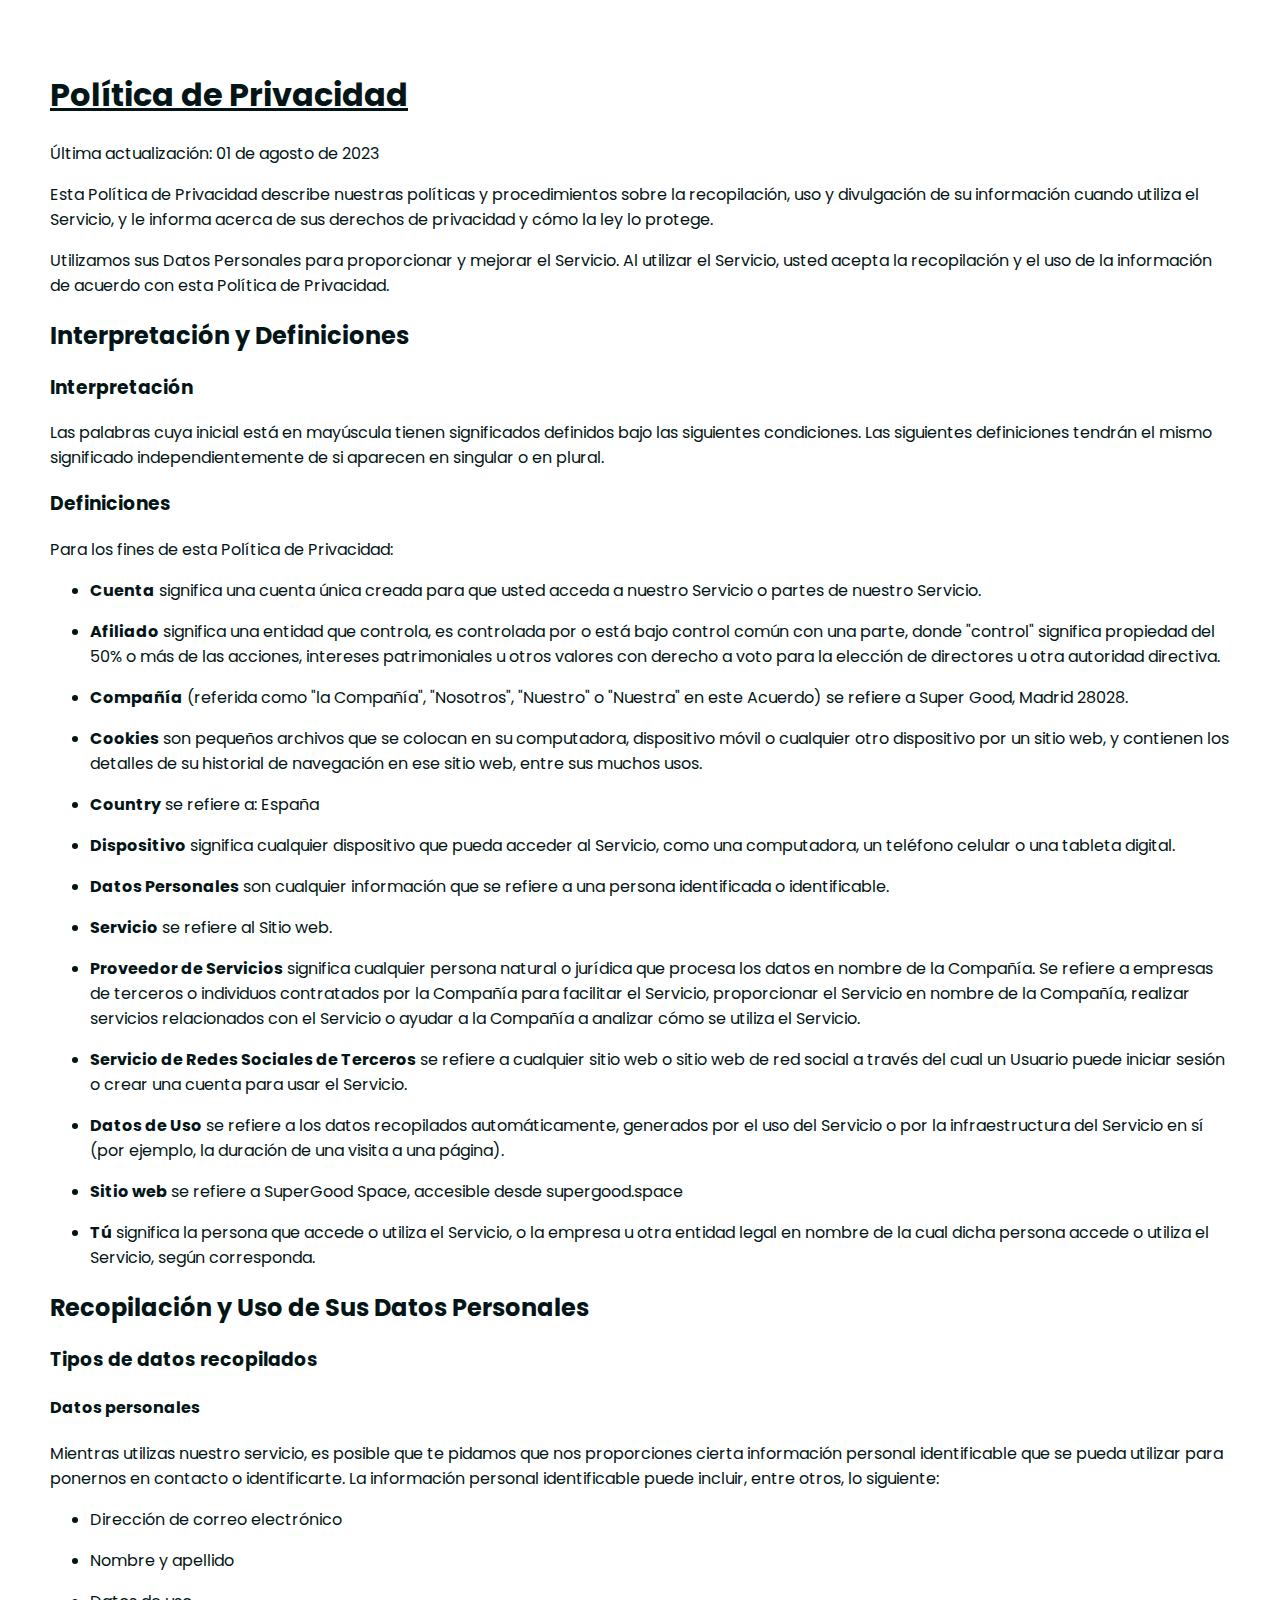
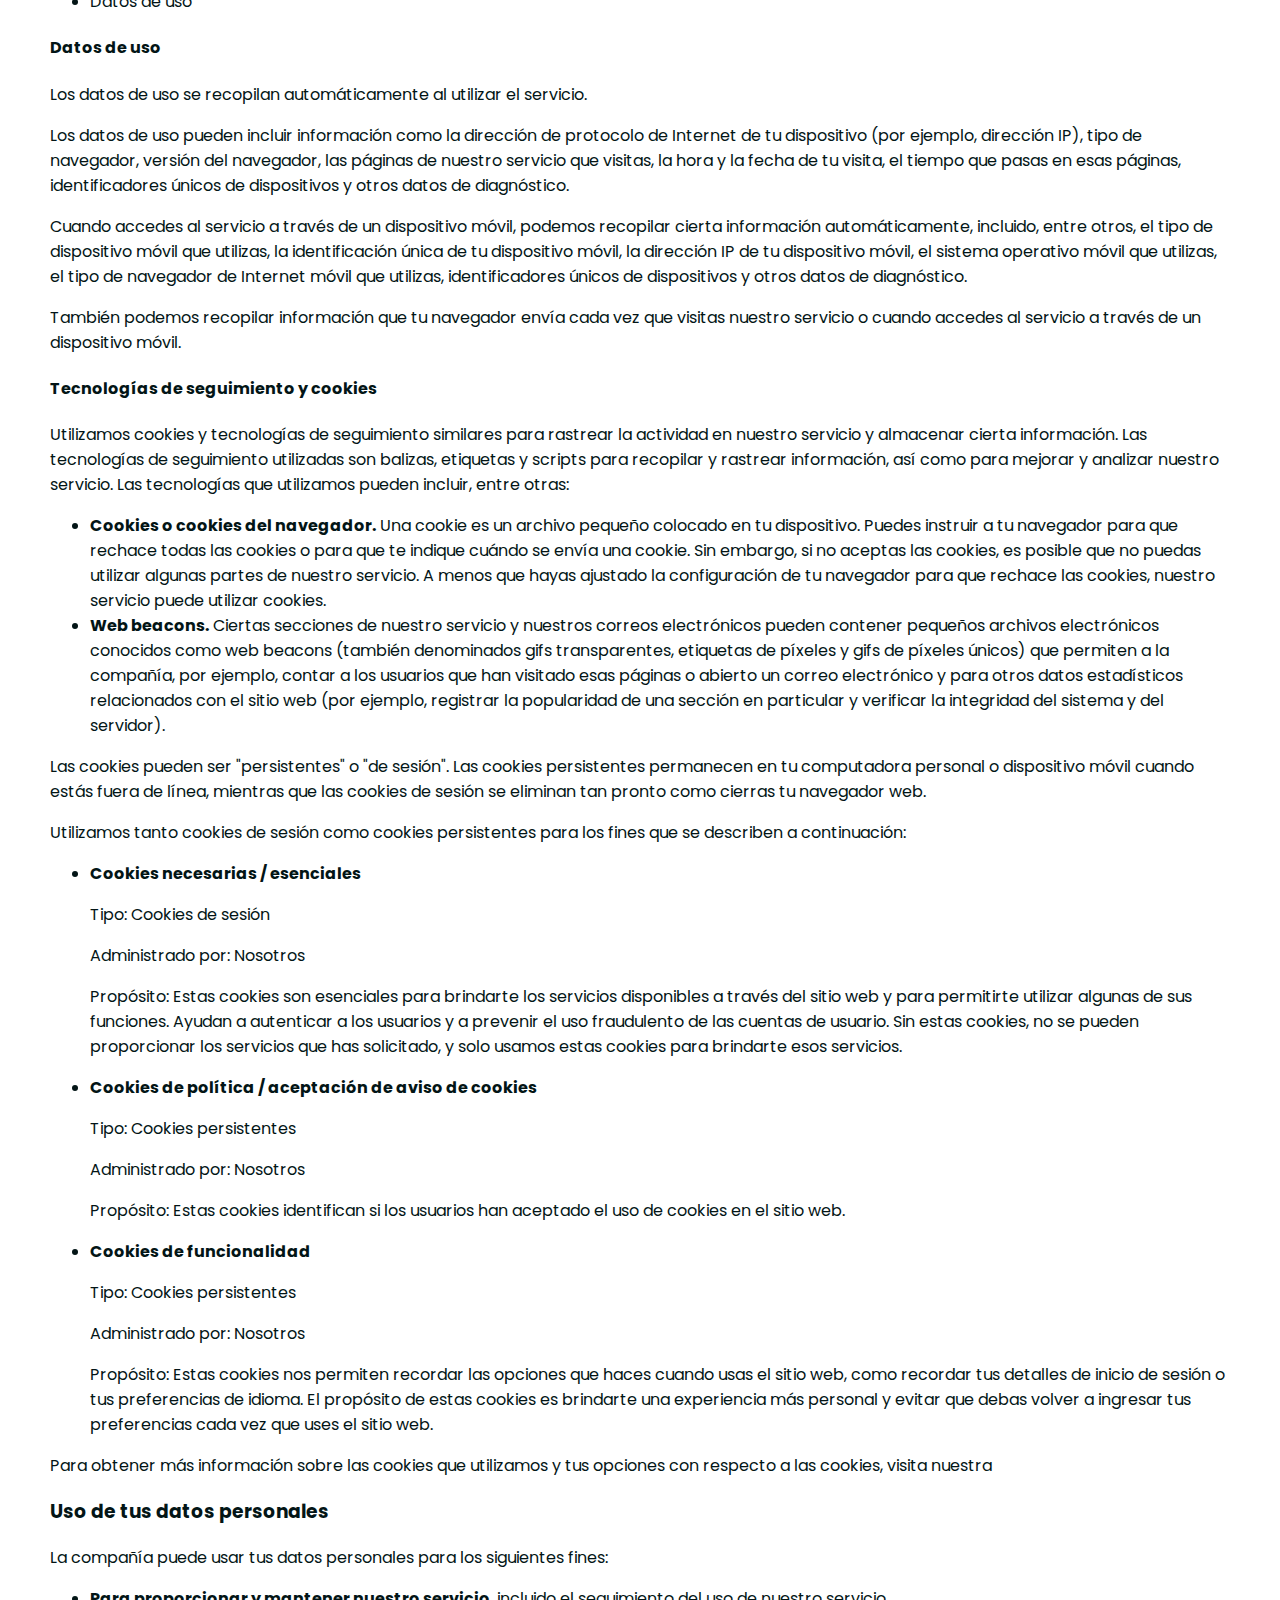
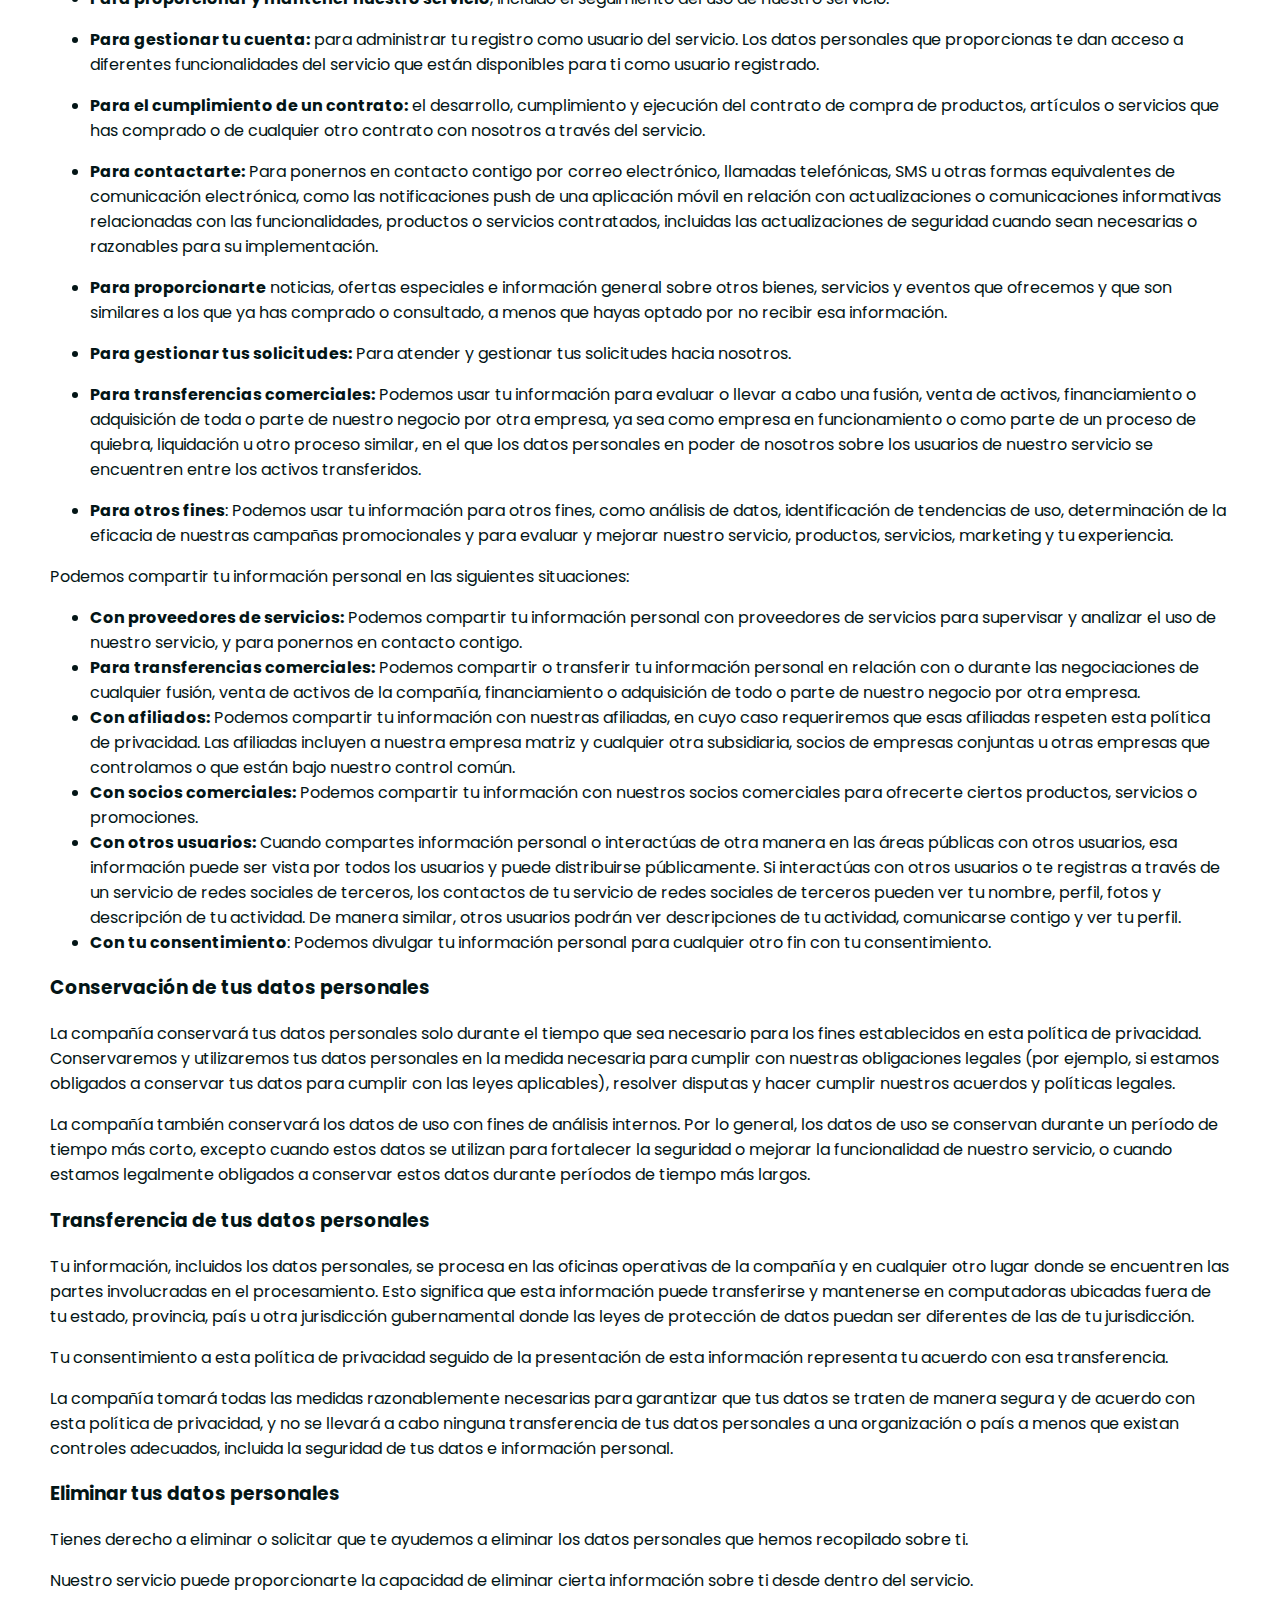
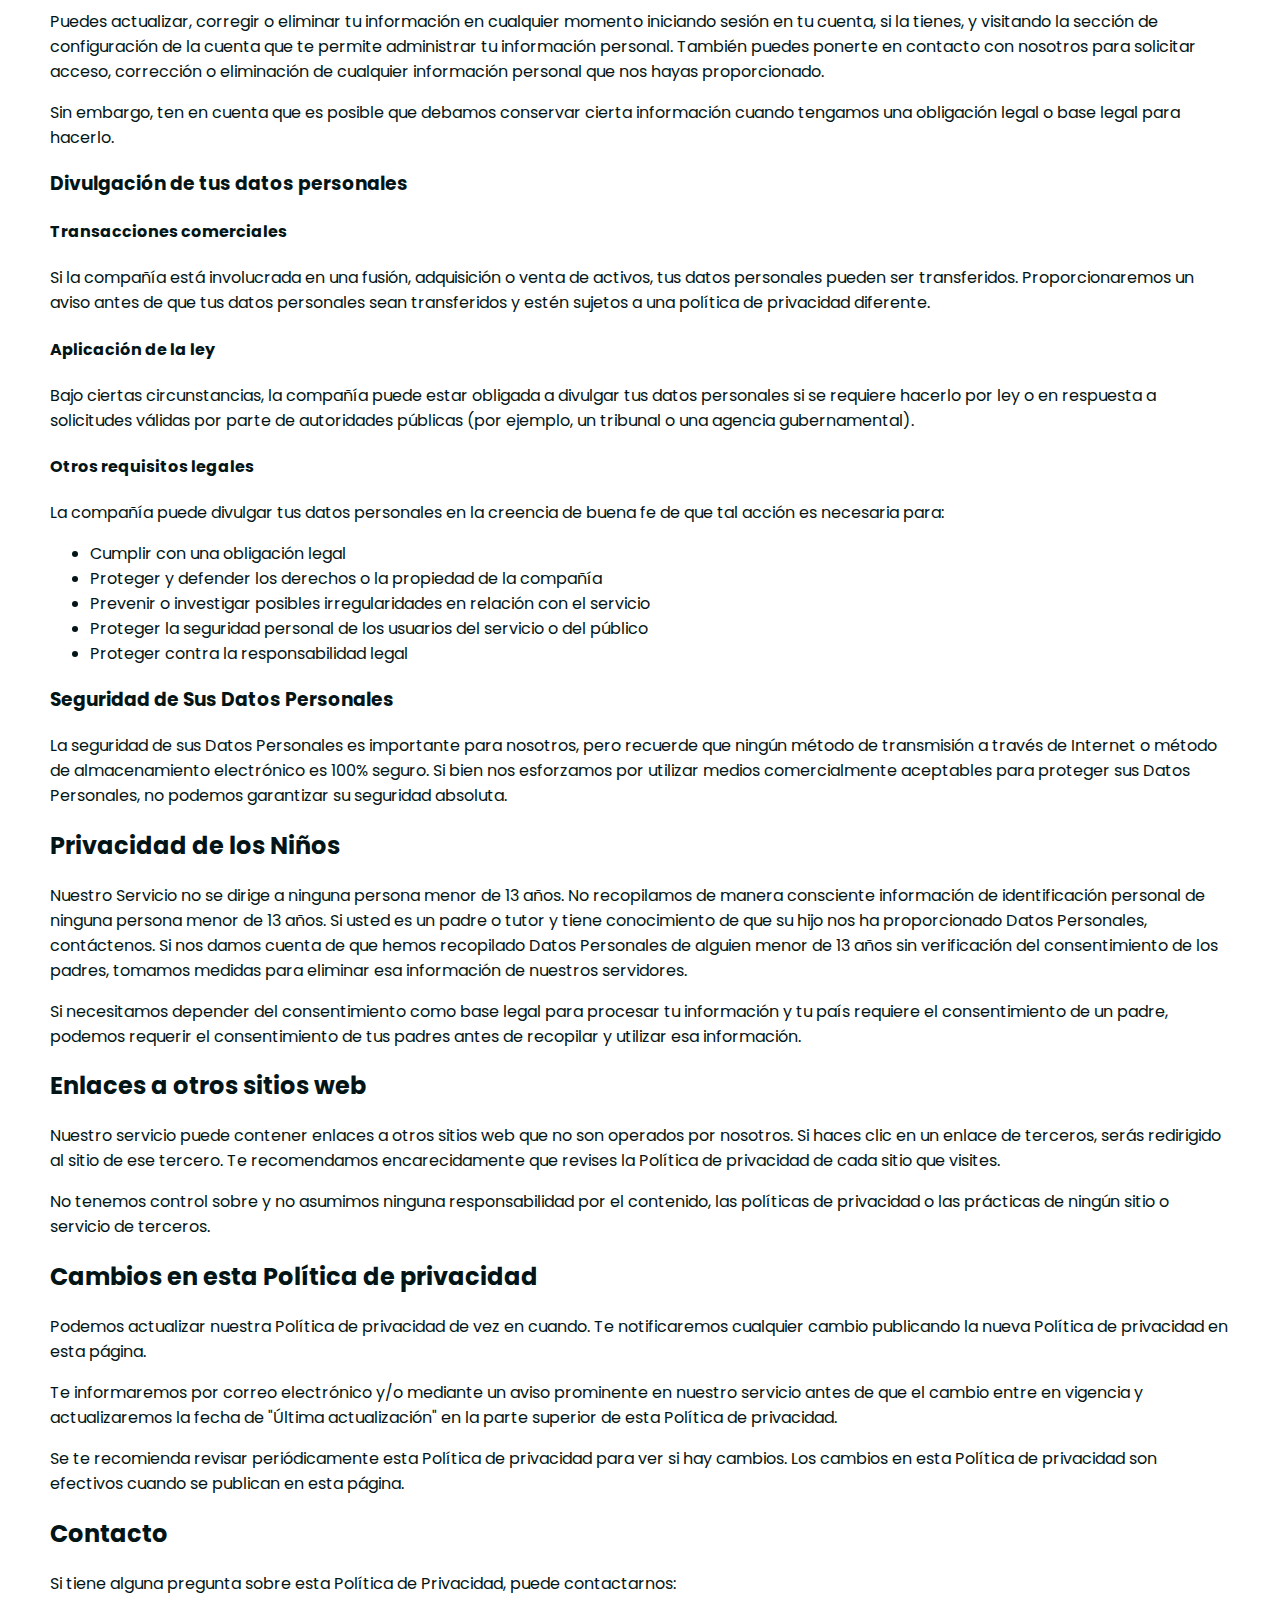
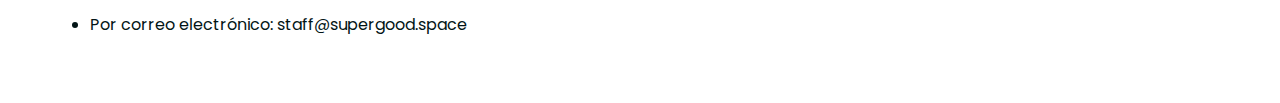
<file: privacy.html>
<!DOCTYPE html>

<html lang="en">

<head>
  <meta charset="UTF-8">
  <meta name="viewport" content="width=device-width, initial-scale=1.0">
  <meta http-equiv="X-UA-Compatible" content="ie=edge">
  <meta http-equiv="Permissions-Policy" content="interest-cohort=()">
  <title>SuperGood | Living with Curiosity</title>
  <link rel="icon" href="icon.png">
  <link rel="apple-touch-icon" sizes="128x128" href="icon.png">
  <link rel="stylesheet" href="style.css">
  <link href="https://fonts.googleapis.com/css?family=Poppins&display=swap" rel="stylesheet">
</head>

<!-- Google tag (gtag.js) -->
<script async src="https://www.googletagmanager.com/gtag/js?id=G-M3ZTPC0EVK"></script>
<script>
  window.dataLayer = window.dataLayer || [];
  function gtag() { dataLayer.push(arguments); }
  gtag('js', new Date());

  gtag('config', 'G-M3ZTPC0EVK');
</script>

<body>
  <div class="container">
    <h1><u>Política de Privacidad</u></h1>
    <p>Última actualización: 01 de agosto de 2023</p>
    <p>Esta Política de Privacidad describe nuestras políticas y procedimientos sobre la recopilación, uso y divulgación de su información cuando utiliza el Servicio, y le informa acerca de sus derechos de privacidad y cómo la ley lo protege.</p>
    <p>Utilizamos sus Datos Personales para proporcionar y mejorar el Servicio. Al utilizar el Servicio, usted acepta la recopilación y el uso de la información de acuerdo con esta Política de Privacidad.</p>
    <h2>Interpretación y Definiciones</h2>
    <h3>Interpretación</h3>
    <p>Las palabras cuya inicial está en mayúscula tienen significados definidos bajo las siguientes condiciones. Las siguientes definiciones tendrán el mismo significado independientemente de si aparecen en singular o en plural.</p>
    <h3>Definiciones</h3>
    <p>Para los fines de esta Política de Privacidad:</p>
    <ul>
      <li>
        <p><strong>Cuenta</strong> significa una cuenta única creada para que usted acceda a nuestro Servicio o partes de nuestro Servicio.</p>
      </li>
      <li>
        <p><strong>Afiliado</strong> significa una entidad que controla, es controlada por o está bajo control común con una parte, donde "control" significa propiedad del 50% o más de las acciones, intereses patrimoniales u otros valores con derecho a voto para la elección de directores u otra autoridad directiva.</p>
      </li>
      <li>
        <p><strong>Compañía</strong> (referida como "la Compañía", "Nosotros", "Nuestro" o "Nuestra" en este Acuerdo) se refiere a Super Good, Madrid 28028.</p>
      </li>
      <li>
        <p><strong>Cookies</strong> son pequeños archivos que se colocan en su computadora, dispositivo móvil o cualquier otro dispositivo por un sitio web, y contienen los detalles de su historial de navegación en ese sitio web, entre sus muchos usos.</p>
      </li>
      <li>
        <p><strong>Country</strong> se refiere a: España</p>
      </li>
      <li>
        <p><strong>Dispositivo</strong> significa cualquier dispositivo que pueda acceder al Servicio, como una computadora, un teléfono celular o una tableta digital.</p>
      </li>
      <li>
        <p><strong>Datos Personales</strong> son cualquier información que se refiere a una persona identificada o identificable.</p>
      </li>
      <li>
        <p><strong>Servicio</strong> se refiere al Sitio web.</p>
      </li>
      <li>
        <p><strong>Proveedor de Servicios</strong> significa cualquier persona natural o jurídica que procesa los datos en nombre de la Compañía. Se refiere a empresas de terceros o individuos contratados por la Compañía para facilitar el Servicio, proporcionar el Servicio en nombre de la Compañía, realizar servicios relacionados con el Servicio o ayudar a la Compañía a analizar cómo se utiliza el Servicio.</p>
      </li>
      <li>
        <p><strong>Servicio de Redes Sociales de Terceros</strong> se refiere a cualquier sitio web o sitio web de red social a través del cual un Usuario puede iniciar sesión o crear una cuenta para usar el Servicio.</p>
      </li>
      <li>
        <p><strong>Datos de Uso</strong> se refiere a los datos recopilados automáticamente, generados por el uso del Servicio o por la infraestructura del Servicio en sí (por ejemplo, la duración de una visita a una página).</p>
      </li>
      <li>
        <p><strong>Sitio web</strong> se refiere a SuperGood Space, accesible desde <a href="supergood.space" rel="external nofollow noopener" target="_blank">supergood.space</a></p>
      </li>
      <li>
        <p><strong>Tú</strong> significa la persona que accede o utiliza el Servicio, o la empresa u otra entidad legal en nombre de la cual dicha persona accede o utiliza el Servicio, según corresponda.</p>
      </li>
    </ul>
    <h2>Recopilación y Uso de Sus Datos Personales</h2>
    <h3>Tipos de datos recopilados</h3>
    <h4>Datos personales</h4>
    <p>Mientras utilizas nuestro servicio, es posible que te pidamos que nos proporciones cierta información personal identificable que se pueda utilizar para ponernos en contacto o identificarte. La información personal identificable puede incluir, entre otros, lo siguiente:</p>
    <ul>
      <li>
        <p>Dirección de correo electrónico</p>
      </li>
      <li>
        <p>Nombre y apellido</p>
      </li>
      <li>
        <p>Datos de uso</p>
      </li>
    </ul>
    <h4>Datos de uso</h4>
    <p>Los datos de uso se recopilan automáticamente al utilizar el servicio.</p>
    <p>Los datos de uso pueden incluir información como la dirección de protocolo de Internet de tu dispositivo (por ejemplo, dirección IP), tipo de navegador, versión del navegador, las páginas de nuestro servicio que visitas, la hora y la fecha de tu visita, el tiempo que pasas en esas páginas, identificadores únicos de dispositivos y otros datos de diagnóstico.</p>
    <p>Cuando accedes al servicio a través de un dispositivo móvil, podemos recopilar cierta información automáticamente, incluido, entre otros, el tipo de dispositivo móvil que utilizas, la identificación única de tu dispositivo móvil, la dirección IP de tu dispositivo móvil, el sistema operativo móvil que utilizas, el tipo de navegador de Internet móvil que utilizas, identificadores únicos de dispositivos y otros datos de diagnóstico.</p>
    <p>También podemos recopilar información que tu navegador envía cada vez que visitas nuestro servicio o cuando accedes al servicio a través de un dispositivo móvil.</p>
    <h4>Tecnologías de seguimiento y cookies</h4>
    <p>Utilizamos cookies y tecnologías de seguimiento similares para rastrear la actividad en nuestro servicio y almacenar cierta información. Las tecnologías de seguimiento utilizadas son balizas, etiquetas y scripts para recopilar y rastrear información, así como para mejorar y analizar nuestro servicio. Las tecnologías que utilizamos pueden incluir, entre otras:</p>
    <ul>
      <li><strong>Cookies o cookies del navegador.</strong> Una cookie es un archivo pequeño colocado en tu dispositivo. Puedes instruir a tu navegador para que rechace todas las cookies o para que te indique cuándo se envía una cookie. Sin embargo, si no aceptas las cookies, es posible que no puedas utilizar algunas partes de nuestro servicio. A menos que hayas ajustado la configuración de tu navegador para que rechace las cookies, nuestro servicio puede utilizar cookies.</li>
      <li><strong>Web beacons.</strong> Ciertas secciones de nuestro servicio y nuestros correos electrónicos pueden contener pequeños archivos electrónicos conocidos como web beacons (también denominados gifs transparentes, etiquetas de píxeles y gifs de píxeles únicos) que permiten a la compañía, por ejemplo, contar a los usuarios que han visitado esas páginas o abierto un correo electrónico y para otros datos estadísticos relacionados con el sitio web (por ejemplo, registrar la popularidad de una sección en particular y verificar la integridad del sistema y del servidor).</li>
    </ul>
    <p>Las cookies pueden ser "persistentes" o "de sesión". Las cookies persistentes permanecen en tu computadora personal o dispositivo móvil cuando estás fuera de línea, mientras que las cookies de sesión se eliminan tan pronto como cierras tu navegador web.</p>
    <p>Utilizamos tanto cookies de sesión como cookies persistentes para los fines que se describen a continuación:</p>
    <ul>
      <li>
        <p><strong>Cookies necesarias / esenciales</strong></p>
        <p>Tipo: Cookies de sesión</p>
        <p>Administrado por: Nosotros</p>
        <p>Propósito: Estas cookies son esenciales para brindarte los servicios disponibles a través del sitio web y para permitirte utilizar algunas de sus funciones. Ayudan a autenticar a los usuarios y a prevenir el uso fraudulento de las cuentas de usuario. Sin estas cookies, no se pueden proporcionar los servicios que has solicitado, y solo usamos estas cookies para brindarte esos servicios.</p>
      </li>
      <li>
        <p><strong>Cookies de política / aceptación de aviso de cookies</strong></p>
        <p>Tipo: Cookies persistentes</p>
        <p>Administrado por: Nosotros</p>
        <p>Propósito: Estas cookies identifican si los usuarios han aceptado el uso de cookies en el sitio web.</p>
      </li>
      <li>
        <p><strong>Cookies de funcionalidad</strong></p>
        <p>Tipo: Cookies persistentes</p>
        <p>Administrado por: Nosotros</p>
        <p>Propósito: Estas cookies nos permiten recordar las opciones que haces cuando usas el sitio web, como recordar tus detalles de inicio de sesión o tus preferencias de idioma. El propósito de estas cookies es brindarte una experiencia más personal y evitar que debas volver a ingresar tus preferencias cada vez que uses el sitio web.</p>
      </li>
    </ul>
    <p>Para obtener más información sobre las cookies que utilizamos y tus opciones con respecto a las cookies, visita nuestra
    <h3>Uso de tus datos personales</h3>
    <p>La compañía puede usar tus datos personales para los siguientes fines:</p>
    <ul>
      <li>
        <p><strong>Para proporcionar y mantener nuestro servicio</strong>, incluido el seguimiento del uso de nuestro servicio.</p>
      </li>
      <li>
        <p><strong>Para gestionar tu cuenta:</strong> para administrar tu registro como usuario del servicio. Los datos personales que proporcionas te dan acceso a diferentes funcionalidades del servicio que están disponibles para ti como usuario registrado.</p>
      </li>
      <li>
        <p><strong>Para el cumplimiento de un contrato:</strong> el desarrollo, cumplimiento y ejecución del contrato de compra de productos, artículos o servicios que has comprado o de cualquier otro contrato con nosotros a través del servicio.</p>
      </li>
      <li>
        <p><strong>Para contactarte:</strong> Para ponernos en contacto contigo por correo electrónico, llamadas telefónicas, SMS u otras formas equivalentes de comunicación electrónica, como las notificaciones push de una aplicación móvil en relación con actualizaciones o comunicaciones informativas relacionadas con las funcionalidades, productos o servicios contratados, incluidas las actualizaciones de seguridad cuando sean necesarias o razonables para su implementación.</p>
      </li>
      <li>
        <p><strong>Para proporcionarte</strong> noticias, ofertas especiales e información general sobre otros bienes, servicios y eventos que ofrecemos y que son similares a los que ya has comprado o consultado, a menos que hayas optado por no recibir esa información.</p>
      </li>
      <li>
        <p><strong>Para gestionar tus solicitudes:</strong> Para atender y gestionar tus solicitudes hacia nosotros.</p>
      </li>
      <li>
        <p><strong>Para transferencias comerciales:</strong> Podemos usar tu información para evaluar o llevar a cabo una fusión, venta de activos, financiamiento o adquisición de toda o parte de nuestro negocio por otra empresa, ya sea como empresa en funcionamiento o como parte de un proceso de quiebra, liquidación u otro proceso similar, en el que los datos personales en poder de nosotros sobre los usuarios de nuestro servicio se encuentren entre los activos transferidos.</p>
      </li>
      <li>
        <p><strong>Para otros fines</strong>: Podemos usar tu información para otros fines, como análisis de datos, identificación de tendencias de uso, determinación de la eficacia de nuestras campañas promocionales y para evaluar y mejorar nuestro servicio, productos, servicios, marketing y tu experiencia.</p>
      </li>
    </ul>
    <p>Podemos compartir tu información personal en las siguientes situaciones:</p>
    <ul>
      <li><strong>Con proveedores de servicios:</strong> Podemos compartir tu información personal con proveedores de servicios para supervisar y analizar el uso de nuestro servicio, y para ponernos en contacto contigo.</li>
      <li><strong>Para transferencias comerciales:</strong> Podemos compartir o transferir tu información personal en relación con o durante las negociaciones de cualquier fusión, venta de activos de la compañía, financiamiento o adquisición de todo o parte de nuestro negocio por otra empresa.</li>
      <li><strong>Con afiliados:</strong> Podemos compartir tu información con nuestras afiliadas, en cuyo caso requeriremos que esas afiliadas respeten esta política de privacidad. Las afiliadas incluyen a nuestra empresa matriz y cualquier otra subsidiaria, socios de empresas conjuntas u otras empresas que controlamos o que están bajo nuestro control común.</li>
      <li><strong>Con socios comerciales:</strong> Podemos compartir tu información con nuestros socios comerciales para ofrecerte ciertos productos, servicios o promociones.</li>
      <li><strong>Con otros usuarios:</strong> Cuando compartes información personal o interactúas de otra manera en las áreas públicas con otros usuarios, esa información puede ser vista por todos los usuarios y puede distribuirse públicamente. Si interactúas con otros usuarios o te registras a través de un servicio de redes sociales de terceros, los contactos de tu servicio de redes sociales de terceros pueden ver tu nombre, perfil, fotos y descripción de tu actividad. De manera similar, otros usuarios podrán ver descripciones de tu actividad, comunicarse contigo y ver tu perfil.</li>
      <li><strong>Con tu consentimiento</strong>: Podemos divulgar tu información personal para cualquier otro fin con tu consentimiento.</li>
    </ul>
    <h3>Conservación de tus datos personales</h3>
    <p>La compañía conservará tus datos personales solo durante el tiempo que sea necesario para los fines establecidos en esta política de privacidad. Conservaremos y utilizaremos tus datos personales en la medida necesaria para cumplir con nuestras obligaciones legales (por ejemplo, si estamos obligados a conservar tus datos para cumplir con las leyes aplicables), resolver disputas y hacer cumplir nuestros acuerdos y políticas legales.</p>
    <p>La compañía también conservará los datos de uso con fines de análisis internos. Por lo general, los datos de uso se conservan durante un período de tiempo más corto, excepto cuando estos datos se utilizan para fortalecer la seguridad o mejorar la funcionalidad de nuestro servicio, o cuando estamos legalmente obligados a conservar estos datos durante períodos de tiempo más largos.</p>
    <h3>Transferencia de tus datos personales</h3>
    <p>Tu información, incluidos los datos personales, se procesa en las oficinas operativas de la compañía y en cualquier otro lugar donde se encuentren las partes involucradas en el procesamiento. Esto significa que esta información puede transferirse y mantenerse en computadoras ubicadas fuera de tu estado, provincia, país u otra jurisdicción gubernamental donde las leyes de protección de datos puedan ser diferentes de las de tu jurisdicción.</p>
    <p>Tu consentimiento a esta política de privacidad seguido de la presentación de esta información representa tu acuerdo con esa transferencia.</p>
    <p>La compañía tomará todas las medidas razonablemente necesarias para garantizar que tus datos se traten de manera segura y de acuerdo con esta política de privacidad, y no se llevará a cabo ninguna transferencia de tus datos personales a una organización o país a menos que existan controles adecuados, incluida la seguridad de tus datos e información personal.</p>
    <h3>Eliminar tus datos personales</h3>
    <p>Tienes derecho a eliminar o solicitar que te ayudemos a eliminar los datos personales que hemos recopilado sobre ti.</p>
    <p>Nuestro servicio puede proporcionarte la capacidad de eliminar cierta información sobre ti desde dentro del servicio.</p>
    <p>Puedes actualizar, corregir o eliminar tu información en cualquier momento iniciando sesión en tu cuenta, si la tienes, y visitando la sección de configuración de la cuenta que te permite administrar tu información personal. También puedes ponerte en contacto con nosotros para solicitar acceso, corrección o eliminación de cualquier información personal que nos hayas proporcionado.</p>
    <p>Sin embargo, ten en cuenta que es posible que debamos conservar cierta información cuando tengamos una obligación legal o base legal para hacerlo.</p>
    <h3>Divulgación de tus datos personales</h3>
    <h4>Transacciones comerciales</h4>
    <p>Si la compañía está involucrada en una fusión, adquisición o venta de activos, tus datos personales pueden ser transferidos. Proporcionaremos un aviso antes de que tus datos personales sean transferidos y estén sujetos a una política de privacidad diferente.</p>
    <h4>Aplicación de la ley</h4>
    <p>Bajo ciertas circunstancias, la compañía puede estar obligada a divulgar tus datos personales si se requiere hacerlo por ley o en respuesta a solicitudes válidas por parte de autoridades públicas (por ejemplo, un tribunal o una agencia gubernamental).</p>
    <h4>Otros requisitos legales</h4>
    <p>La compañía puede divulgar tus datos personales en la creencia de buena fe de que tal acción es necesaria para:</p>
    <ul>
      <li>Cumplir con una obligación legal</li>
      <li>Proteger y defender los derechos o la propiedad de la compañía</li>
      <li>Prevenir o investigar posibles irregularidades en relación con el servicio</li>
      <li>Proteger la seguridad personal de los usuarios del servicio o del público</li>
      <li>Proteger contra la responsabilidad legal</li>
    </ul>
    <h3>Seguridad de Sus Datos Personales</h3>
    <p>La seguridad de sus Datos Personales es importante para nosotros, pero recuerde que ningún método de transmisión a través de Internet o método de almacenamiento electrónico es 100% seguro. Si bien nos esforzamos por utilizar medios comercialmente aceptables para proteger sus Datos Personales, no podemos garantizar su seguridad absoluta.</p>
    <h2>Privacidad de los Niños</h2>
    <p>Nuestro Servicio no se dirige a ninguna persona menor de 13 años. No recopilamos de manera consciente información de identificación personal de ninguna persona menor de 13 años. Si usted es un padre o tutor y tiene conocimiento de que su hijo nos ha proporcionado Datos Personales, contáctenos. Si nos damos cuenta de que hemos recopilado Datos Personales de alguien menor de 13 años sin verificación del consentimiento de los padres, tomamos medidas para eliminar esa información de nuestros servidores.</p>
    <p>Si necesitamos depender del consentimiento como base legal para procesar tu información y tu país requiere el consentimiento de un padre, podemos requerir el consentimiento de tus padres antes de recopilar y utilizar esa información.</p>
    <h2>Enlaces a otros sitios web</h2>
    <p>Nuestro servicio puede contener enlaces a otros sitios web que no son operados por nosotros. Si haces clic en un enlace de terceros, serás redirigido al sitio de ese tercero. Te recomendamos encarecidamente que revises la Política de privacidad de cada sitio que visites.</p>
    <p>No tenemos control sobre y no asumimos ninguna responsabilidad por el contenido, las políticas de privacidad o las prácticas de ningún sitio o servicio de terceros.</p>
    <h2>Cambios en esta Política de privacidad</h2>
    <p>Podemos actualizar nuestra Política de privacidad de vez en cuando. Te notificaremos cualquier cambio publicando la nueva Política de privacidad en esta página.</p>
    <p>Te informaremos por correo electrónico y/o mediante un aviso prominente en nuestro servicio antes de que el cambio entre en vigencia y actualizaremos la fecha de "Última actualización" en la parte superior de esta Política de privacidad.</p>
    <p>Se te recomienda revisar periódicamente esta Política de privacidad para ver si hay cambios. Los cambios en esta Política de privacidad son efectivos cuando se publican en esta página.</p>
    <h2>Contacto</h2>
    <p>Si tiene alguna pregunta sobre esta Política de Privacidad, puede contactarnos:</p>
    <ul>
      <li>Por correo electrónico: staff@supergood.space</li>
    </ul>
  </div>
</body>

</html>
</file>
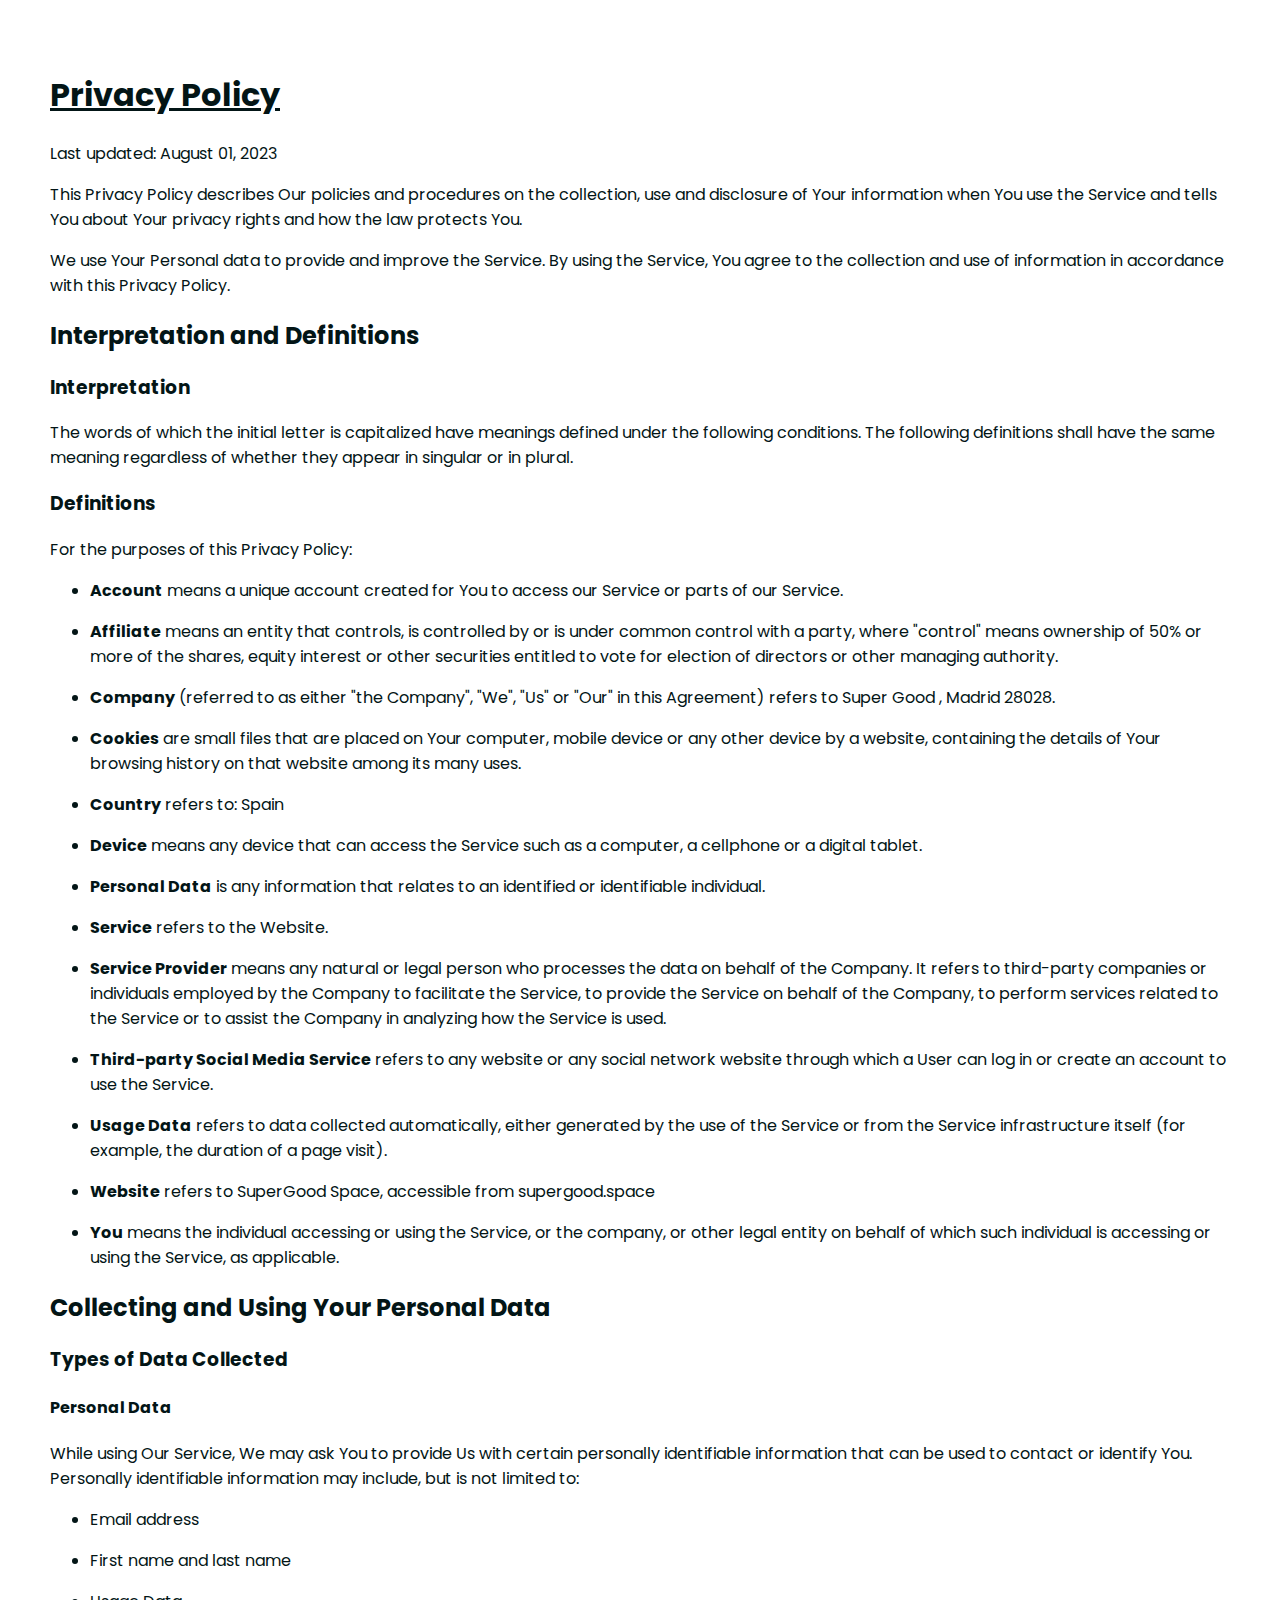
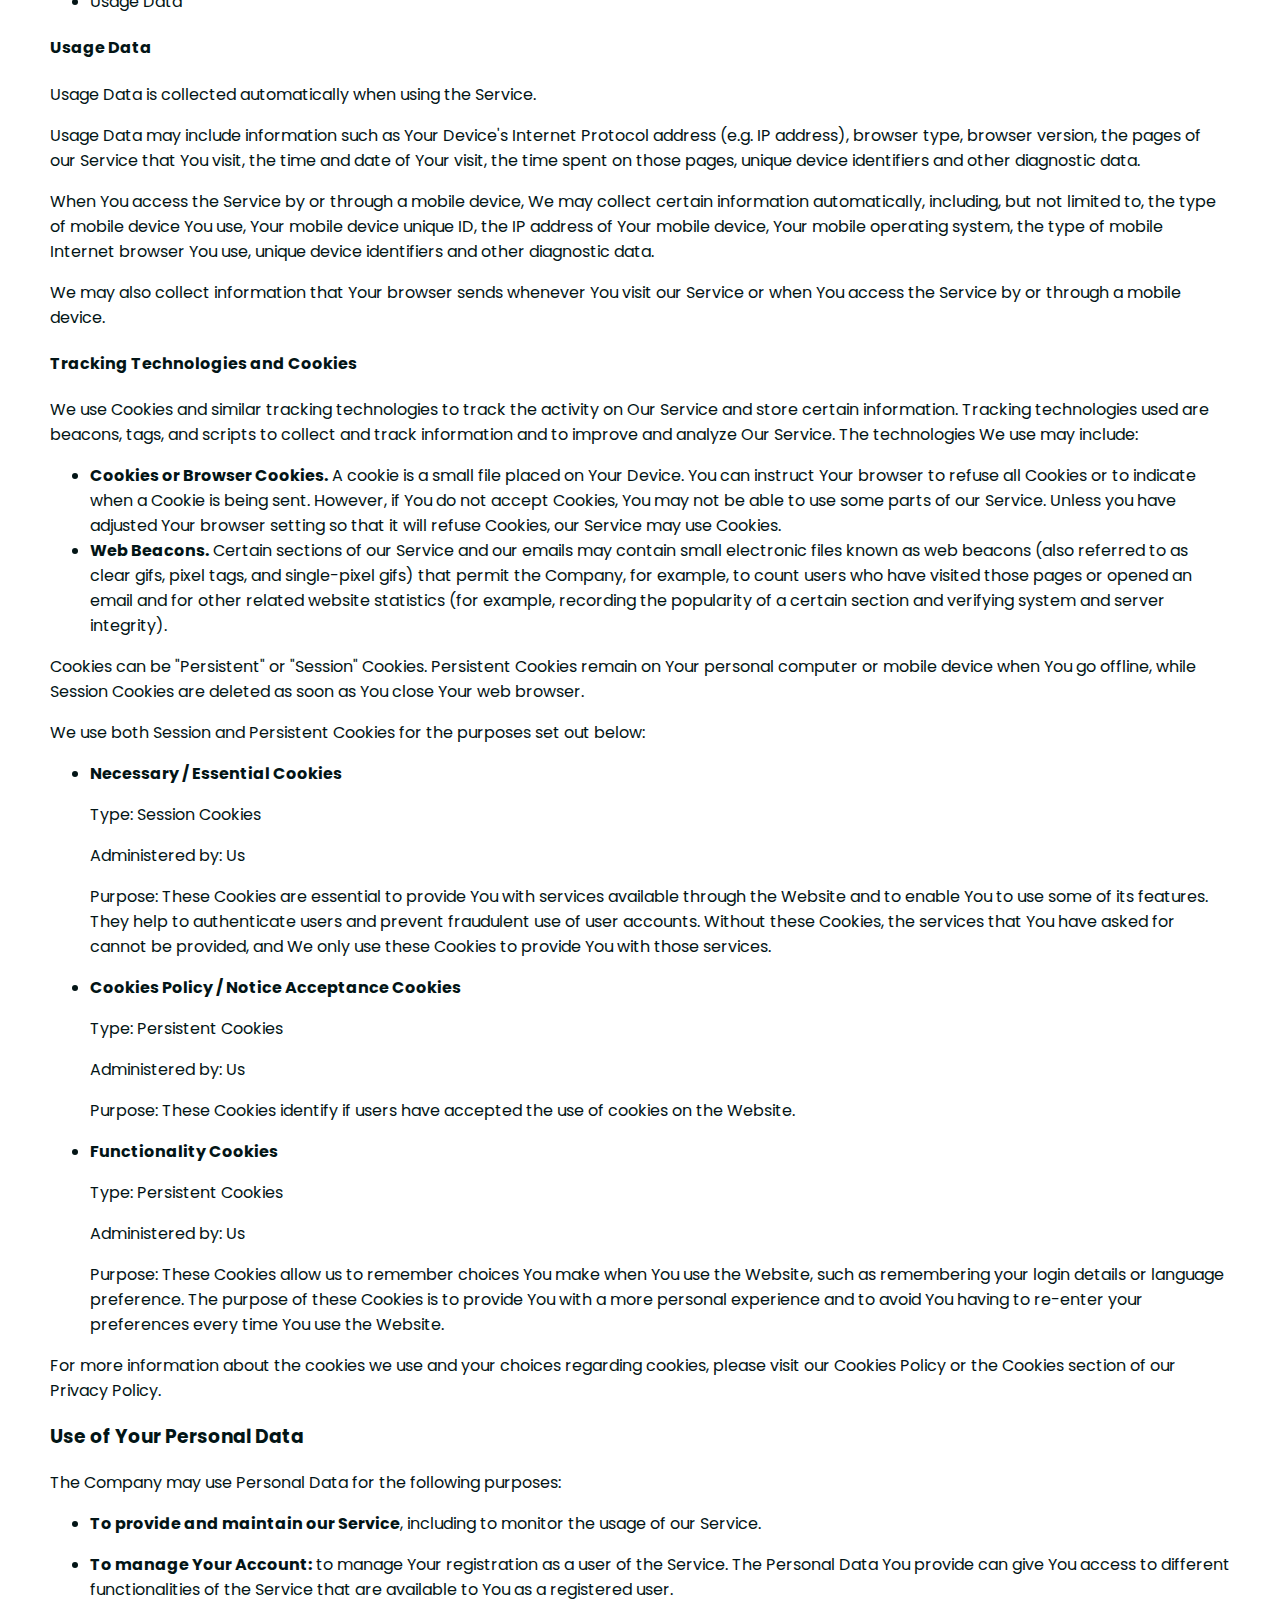
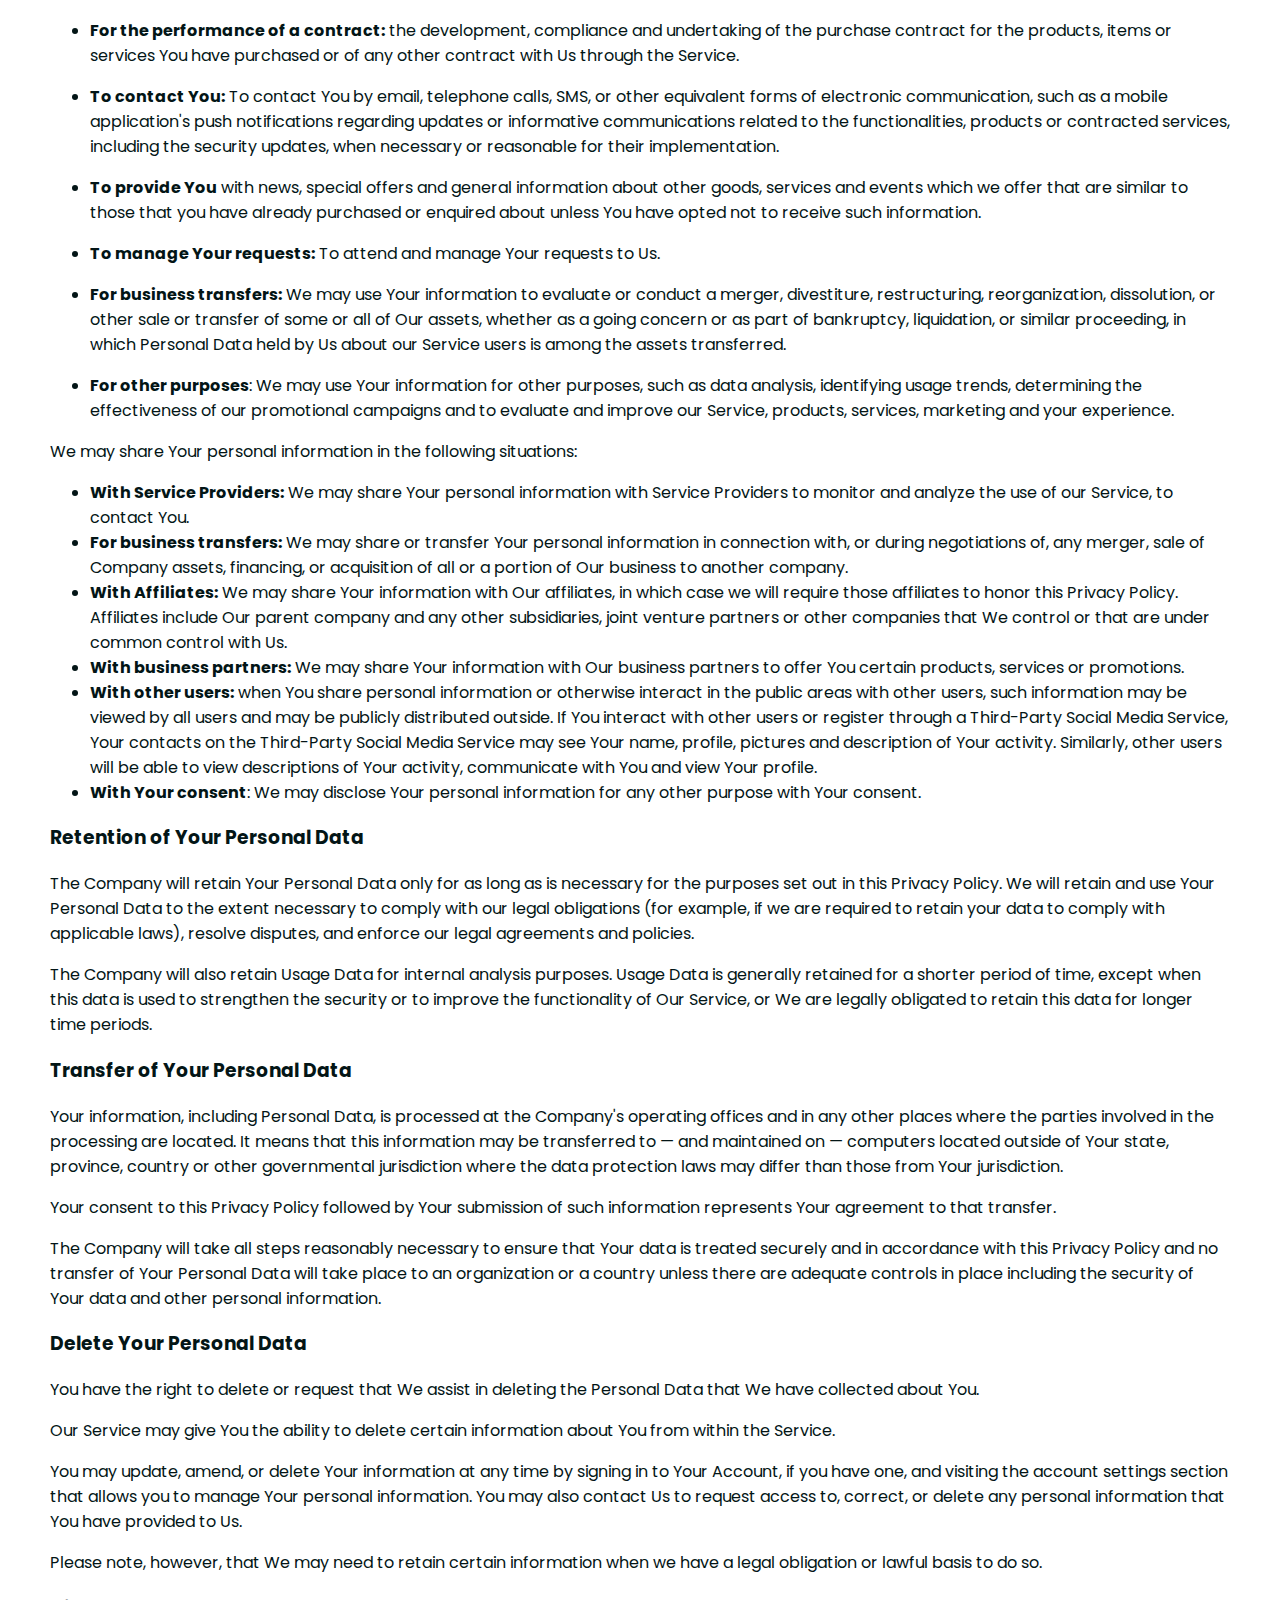
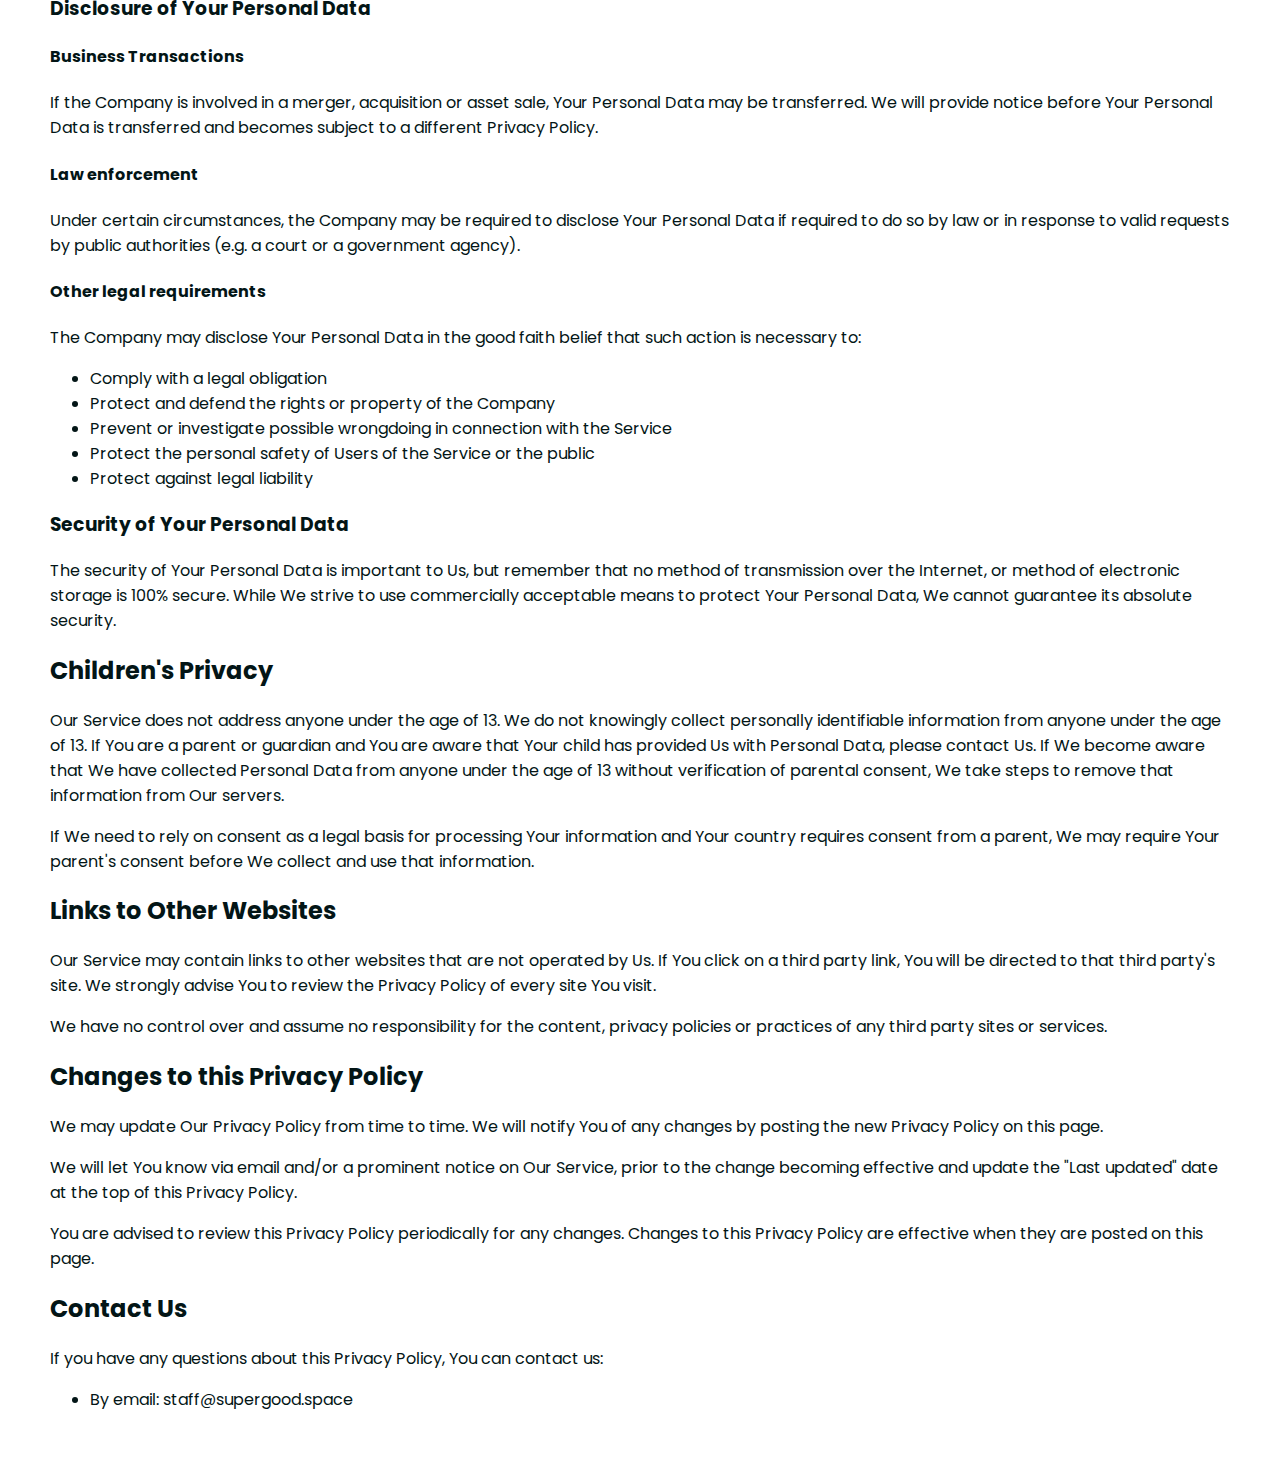
<file: privacy_en.html>
<!DOCTYPE html>

<html lang="en">

<head>
  <meta charset="UTF-8">
  <meta name="viewport" content="width=device-width, initial-scale=1.0">
  <meta http-equiv="X-UA-Compatible" content="ie=edge">
  <meta http-equiv="Permissions-Policy" content="interest-cohort=()">
  <title>SuperGood | Living with Curiosity</title>
  <link rel="icon" href="icon.png">
  <link rel="apple-touch-icon" sizes="128x128" href="icon.png">
  <link rel="stylesheet" href="style.css">
  <link href="https://fonts.googleapis.com/css?family=Poppins&display=swap" rel="stylesheet">
</head>

<!-- Google tag (gtag.js) -->
<script async src="https://www.googletagmanager.com/gtag/js?id=G-M3ZTPC0EVK"></script>
<script>
  window.dataLayer = window.dataLayer || [];
  function gtag() { dataLayer.push(arguments); }
  gtag('js', new Date());

  gtag('config', 'G-M3ZTPC0EVK');
</script>

<body>
  <div class="container">
    <h1><u>Privacy Policy</u></h1>
    <p>Last updated: August 01, 2023</p>
    <p>This Privacy Policy describes Our policies and procedures on the collection, use and disclosure of Your information when You use the Service and tells You about Your privacy rights and how the law protects You.</p>
    <p>We use Your Personal data to provide and improve the Service. By using the Service, You agree to the collection and use of information in accordance with this Privacy Policy.</p>
    <h2>Interpretation and Definitions</h2>
    <h3>Interpretation</h3>
    <p>The words of which the initial letter is capitalized have meanings defined under the following conditions. The following definitions shall have the same meaning regardless of whether they appear in singular or in plural.</p>
    <h3>Definitions</h3>
    <p>For the purposes of this Privacy Policy:</p>
    <ul>
      <li>
        <p><strong>Account</strong> means a unique account created for You to access our Service or parts of our Service.</p>
      </li>
      <li>
        <p><strong>Affiliate</strong> means an entity that controls, is controlled by or is under common control with a party, where &quot;control&quot; means ownership of 50% or more of the shares, equity interest or other securities entitled to vote for election of directors or other managing authority.</p>
      </li>
      <li>
        <p><strong>Company</strong> (referred to as either &quot;the Company&quot;, &quot;We&quot;, &quot;Us&quot; or &quot;Our&quot; in this Agreement) refers to Super Good , Madrid 28028.</p>
      </li>
      <li>
        <p><strong>Cookies</strong> are small files that are placed on Your computer, mobile device or any other device by a website, containing the details of Your browsing history on that website among its many uses.</p>
      </li>
      <li>
        <p><strong>Country</strong> refers to: Spain</p>
      </li>
      <li>
        <p><strong>Device</strong> means any device that can access the Service such as a computer, a cellphone or a digital tablet.</p>
      </li>
      <li>
        <p><strong>Personal Data</strong> is any information that relates to an identified or identifiable individual.</p>
      </li>
      <li>
        <p><strong>Service</strong> refers to the Website.</p>
      </li>
      <li>
        <p><strong>Service Provider</strong> means any natural or legal person who processes the data on behalf of the Company. It refers to third-party companies or individuals employed by the Company to facilitate the Service, to provide the Service on behalf of the Company, to perform services related to the Service or to assist the Company in analyzing how the Service is used.</p>
      </li>
      <li>
        <p><strong>Third-party Social Media Service</strong> refers to any website or any social network website through which a User can log in or create an account to use the Service.</p>
      </li>
      <li>
        <p><strong>Usage Data</strong> refers to data collected automatically, either generated by the use of the Service or from the Service infrastructure itself (for example, the duration of a page visit).</p>
      </li>
      <li>
        <p><strong>Website</strong> refers to SuperGood Space, accessible from <a href="supergood.space" rel="external nofollow noopener" target="_blank">supergood.space</a></p>
      </li>
      <li>
        <p><strong>You</strong> means the individual accessing or using the Service, or the company, or other legal entity on behalf of which such individual is accessing or using the Service, as applicable.</p>
      </li>
    </ul>
    <h2>Collecting and Using Your Personal Data</h2>
    <h3>Types of Data Collected</h3>
    <h4>Personal Data</h4>
    <p>While using Our Service, We may ask You to provide Us with certain personally identifiable information that can be used to contact or identify You. Personally identifiable information may include, but is not limited to:</p>
    <ul>
      <li>
        <p>Email address</p>
      </li>
      <li>
        <p>First name and last name</p>
      </li>
      <li>
        <p>Usage Data</p>
      </li>
    </ul>
    <h4>Usage Data</h4>
    <p>Usage Data is collected automatically when using the Service.</p>
    <p>Usage Data may include information such as Your Device's Internet Protocol address (e.g. IP address), browser type, browser version, the pages of our Service that You visit, the time and date of Your visit, the time spent on those pages, unique device identifiers and other diagnostic data.</p>
    <p>When You access the Service by or through a mobile device, We may collect certain information automatically, including, but not limited to, the type of mobile device You use, Your mobile device unique ID, the IP address of Your mobile device, Your mobile operating system, the type of mobile Internet browser You use, unique device identifiers and other diagnostic data.</p>
    <p>We may also collect information that Your browser sends whenever You visit our Service or when You access the Service by or through a mobile device.</p>
    <h4>Tracking Technologies and Cookies</h4>
    <p>We use Cookies and similar tracking technologies to track the activity on Our Service and store certain information. Tracking technologies used are beacons, tags, and scripts to collect and track information and to improve and analyze Our Service. The technologies We use may include:</p>
    <ul>
      <li><strong>Cookies or Browser Cookies.</strong> A cookie is a small file placed on Your Device. You can instruct Your browser to refuse all Cookies or to indicate when a Cookie is being sent. However, if You do not accept Cookies, You may not be able to use some parts of our Service. Unless you have adjusted Your browser setting so that it will refuse Cookies, our Service may use Cookies.</li>
      <li><strong>Web Beacons.</strong> Certain sections of our Service and our emails may contain small electronic files known as web beacons (also referred to as clear gifs, pixel tags, and single-pixel gifs) that permit the Company, for example, to count users who have visited those pages or opened an email and for other related website statistics (for example, recording the popularity of a certain section and verifying system and server integrity).</li>
    </ul>
    <p>Cookies can be &quot;Persistent&quot; or &quot;Session&quot; Cookies. Persistent Cookies remain on Your personal computer or mobile device when You go offline, while Session Cookies are deleted as soon as You close Your web browser.</p>
    <p>We use both Session and Persistent Cookies for the purposes set out below:</p>
    <ul>
      <li>
        <p><strong>Necessary / Essential Cookies</strong></p>
        <p>Type: Session Cookies</p>
        <p>Administered by: Us</p>
        <p>Purpose: These Cookies are essential to provide You with services available through the Website and to enable You to use some of its features. They help to authenticate users and prevent fraudulent use of user accounts. Without these Cookies, the services that You have asked for cannot be provided, and We only use these Cookies to provide You with those services.</p>
      </li>
      <li>
        <p><strong>Cookies Policy / Notice Acceptance Cookies</strong></p>
        <p>Type: Persistent Cookies</p>
        <p>Administered by: Us</p>
        <p>Purpose: These Cookies identify if users have accepted the use of cookies on the Website.</p>
      </li>
      <li>
        <p><strong>Functionality Cookies</strong></p>
        <p>Type: Persistent Cookies</p>
        <p>Administered by: Us</p>
        <p>Purpose: These Cookies allow us to remember choices You make when You use the Website, such as remembering your login details or language preference. The purpose of these Cookies is to provide You with a more personal experience and to avoid You having to re-enter your preferences every time You use the Website.</p>
      </li>
    </ul>
    <p>For more information about the cookies we use and your choices regarding cookies, please visit our Cookies Policy or the Cookies section of our Privacy Policy.</p>
    <h3>Use of Your Personal Data</h3>
    <p>The Company may use Personal Data for the following purposes:</p>
    <ul>
      <li>
        <p><strong>To provide and maintain our Service</strong>, including to monitor the usage of our Service.</p>
      </li>
      <li>
        <p><strong>To manage Your Account:</strong> to manage Your registration as a user of the Service. The Personal Data You provide can give You access to different functionalities of the Service that are available to You as a registered user.</p>
      </li>
      <li>
        <p><strong>For the performance of a contract:</strong> the development, compliance and undertaking of the purchase contract for the products, items or services You have purchased or of any other contract with Us through the Service.</p>
      </li>
      <li>
        <p><strong>To contact You:</strong> To contact You by email, telephone calls, SMS, or other equivalent forms of electronic communication, such as a mobile application's push notifications regarding updates or informative communications related to the functionalities, products or contracted services, including the security updates, when necessary or reasonable for their implementation.</p>
      </li>
      <li>
        <p><strong>To provide You</strong> with news, special offers and general information about other goods, services and events which we offer that are similar to those that you have already purchased or enquired about unless You have opted not to receive such information.</p>
      </li>
      <li>
        <p><strong>To manage Your requests:</strong> To attend and manage Your requests to Us.</p>
      </li>
      <li>
        <p><strong>For business transfers:</strong> We may use Your information to evaluate or conduct a merger, divestiture, restructuring, reorganization, dissolution, or other sale or transfer of some or all of Our assets, whether as a going concern or as part of bankruptcy, liquidation, or similar proceeding, in which Personal Data held by Us about our Service users is among the assets transferred.</p>
      </li>
      <li>
        <p><strong>For other purposes</strong>: We may use Your information for other purposes, such as data analysis, identifying usage trends, determining the effectiveness of our promotional campaigns and to evaluate and improve our Service, products, services, marketing and your experience.</p>
      </li>
    </ul>
    <p>We may share Your personal information in the following situations:</p>
    <ul>
      <li><strong>With Service Providers:</strong> We may share Your personal information with Service Providers to monitor and analyze the use of our Service, to contact You.</li>
      <li><strong>For business transfers:</strong> We may share or transfer Your personal information in connection with, or during negotiations of, any merger, sale of Company assets, financing, or acquisition of all or a portion of Our business to another company.</li>
      <li><strong>With Affiliates:</strong> We may share Your information with Our affiliates, in which case we will require those affiliates to honor this Privacy Policy. Affiliates include Our parent company and any other subsidiaries, joint venture partners or other companies that We control or that are under common control with Us.</li>
      <li><strong>With business partners:</strong> We may share Your information with Our business partners to offer You certain products, services or promotions.</li>
      <li><strong>With other users:</strong> when You share personal information or otherwise interact in the public areas with other users, such information may be viewed by all users and may be publicly distributed outside. If You interact with other users or register through a Third-Party Social Media Service, Your contacts on the Third-Party Social Media Service may see Your name, profile, pictures and description of Your activity. Similarly, other users will be able to view descriptions of Your activity, communicate with You and view Your profile.</li>
      <li><strong>With Your consent</strong>: We may disclose Your personal information for any other purpose with Your consent.</li>
    </ul>
    <h3>Retention of Your Personal Data</h3>
    <p>The Company will retain Your Personal Data only for as long as is necessary for the purposes set out in this Privacy Policy. We will retain and use Your Personal Data to the extent necessary to comply with our legal obligations (for example, if we are required to retain your data to comply with applicable laws), resolve disputes, and enforce our legal agreements and policies.</p>
    <p>The Company will also retain Usage Data for internal analysis purposes. Usage Data is generally retained for a shorter period of time, except when this data is used to strengthen the security or to improve the functionality of Our Service, or We are legally obligated to retain this data for longer time periods.</p>
    <h3>Transfer of Your Personal Data</h3>
    <p>Your information, including Personal Data, is processed at the Company's operating offices and in any other places where the parties involved in the processing are located. It means that this information may be transferred to — and maintained on — computers located outside of Your state, province, country or other governmental jurisdiction where the data protection laws may differ than those from Your jurisdiction.</p>
    <p>Your consent to this Privacy Policy followed by Your submission of such information represents Your agreement to that transfer.</p>
    <p>The Company will take all steps reasonably necessary to ensure that Your data is treated securely and in accordance with this Privacy Policy and no transfer of Your Personal Data will take place to an organization or a country unless there are adequate controls in place including the security of Your data and other personal information.</p>
    <h3>Delete Your Personal Data</h3>
    <p>You have the right to delete or request that We assist in deleting the Personal Data that We have collected about You.</p>
    <p>Our Service may give You the ability to delete certain information about You from within the Service.</p>
    <p>You may update, amend, or delete Your information at any time by signing in to Your Account, if you have one, and visiting the account settings section that allows you to manage Your personal information. You may also contact Us to request access to, correct, or delete any personal information that You have provided to Us.</p>
    <p>Please note, however, that We may need to retain certain information when we have a legal obligation or lawful basis to do so.</p>
    <h3>Disclosure of Your Personal Data</h3>
    <h4>Business Transactions</h4>
    <p>If the Company is involved in a merger, acquisition or asset sale, Your Personal Data may be transferred. We will provide notice before Your Personal Data is transferred and becomes subject to a different Privacy Policy.</p>
    <h4>Law enforcement</h4>
    <p>Under certain circumstances, the Company may be required to disclose Your Personal Data if required to do so by law or in response to valid requests by public authorities (e.g. a court or a government agency).</p>
    <h4>Other legal requirements</h4>
    <p>The Company may disclose Your Personal Data in the good faith belief that such action is necessary to:</p>
    <ul>
      <li>Comply with a legal obligation</li>
      <li>Protect and defend the rights or property of the Company</li>
      <li>Prevent or investigate possible wrongdoing in connection with the Service</li>
      <li>Protect the personal safety of Users of the Service or the public</li>
      <li>Protect against legal liability</li>
    </ul>
    <h3>Security of Your Personal Data</h3>
    <p>The security of Your Personal Data is important to Us, but remember that no method of transmission over the Internet, or method of electronic storage is 100% secure. While We strive to use commercially acceptable means to protect Your Personal Data, We cannot guarantee its absolute security.</p>
    <h2>Children's Privacy</h2>
    <p>Our Service does not address anyone under the age of 13. We do not knowingly collect personally identifiable information from anyone under the age of 13. If You are a parent or guardian and You are aware that Your child has provided Us with Personal Data, please contact Us. If We become aware that We have collected Personal Data from anyone under the age of 13 without verification of parental consent, We take steps to remove that information from Our servers.</p>
    <p>If We need to rely on consent as a legal basis for processing Your information and Your country requires consent from a parent, We may require Your parent's consent before We collect and use that information.</p>
    <h2>Links to Other Websites</h2>
    <p>Our Service may contain links to other websites that are not operated by Us. If You click on a third party link, You will be directed to that third party's site. We strongly advise You to review the Privacy Policy of every site You visit.</p>
    <p>We have no control over and assume no responsibility for the content, privacy policies or practices of any third party sites or services.</p>
    <h2>Changes to this Privacy Policy</h2>
    <p>We may update Our Privacy Policy from time to time. We will notify You of any changes by posting the new Privacy Policy on this page.</p>
    <p>We will let You know via email and/or a prominent notice on Our Service, prior to the change becoming effective and update the &quot;Last updated&quot; date at the top of this Privacy Policy.</p>
    <p>You are advised to review this Privacy Policy periodically for any changes. Changes to this Privacy Policy are effective when they are posted on this page.</p>
    <h2>Contact Us</h2>
    <p>If you have any questions about this Privacy Policy, You can contact us:</p>
    <ul>
      <li>By email: staff@supergood.space</li>
    </ul>
  </div>
</body>

</html>
</file>
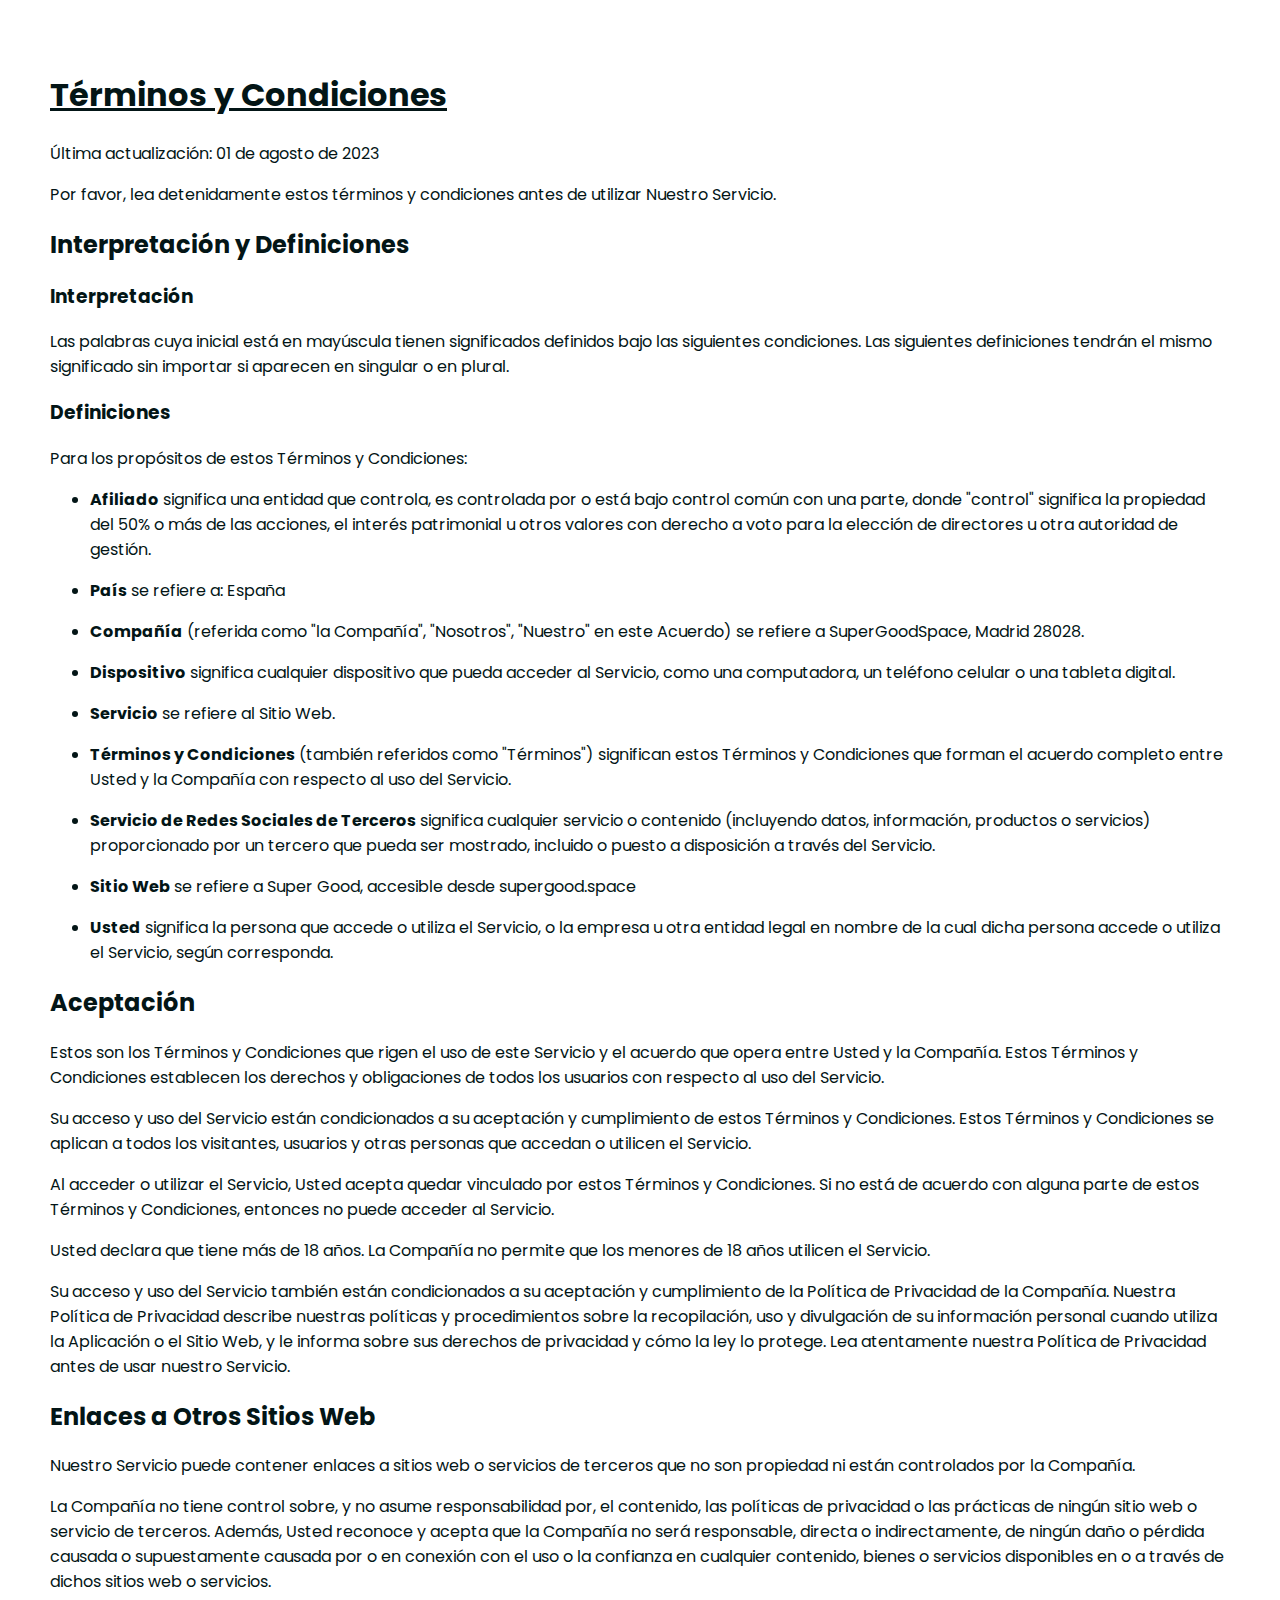
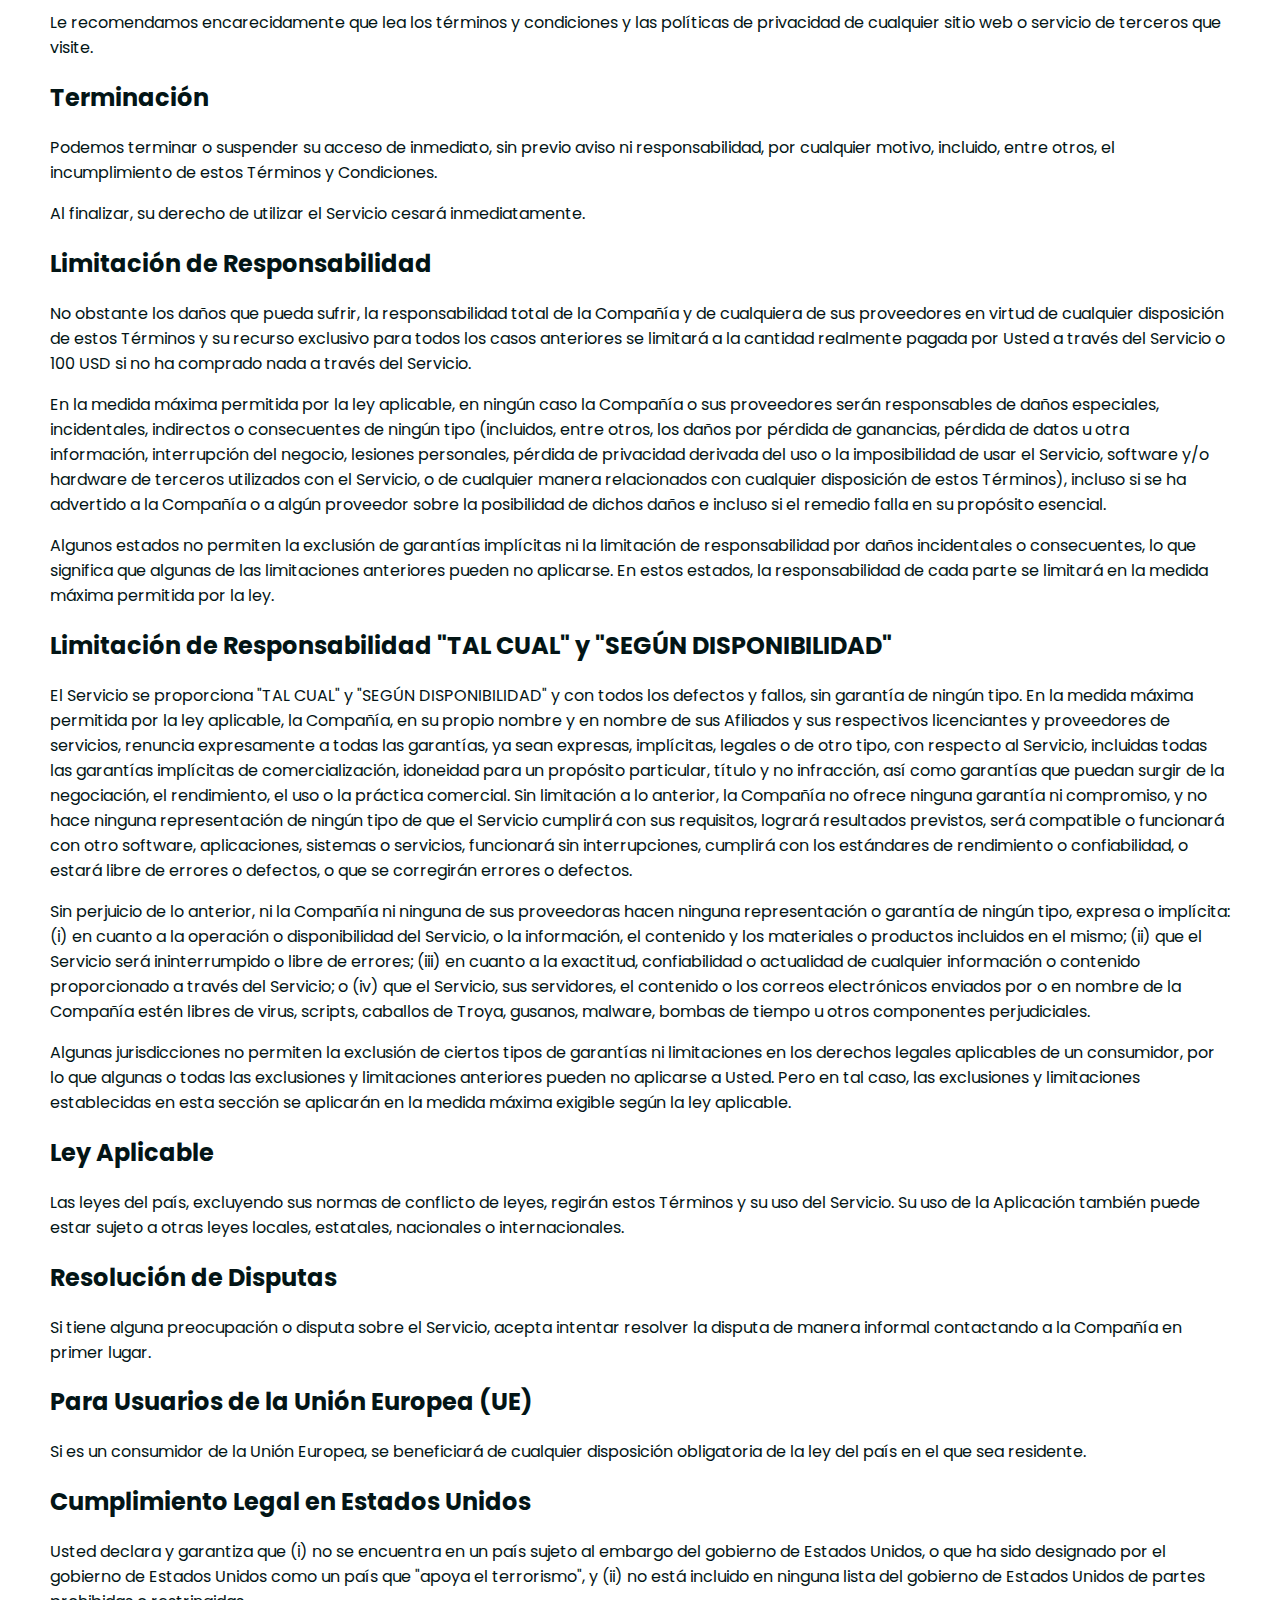
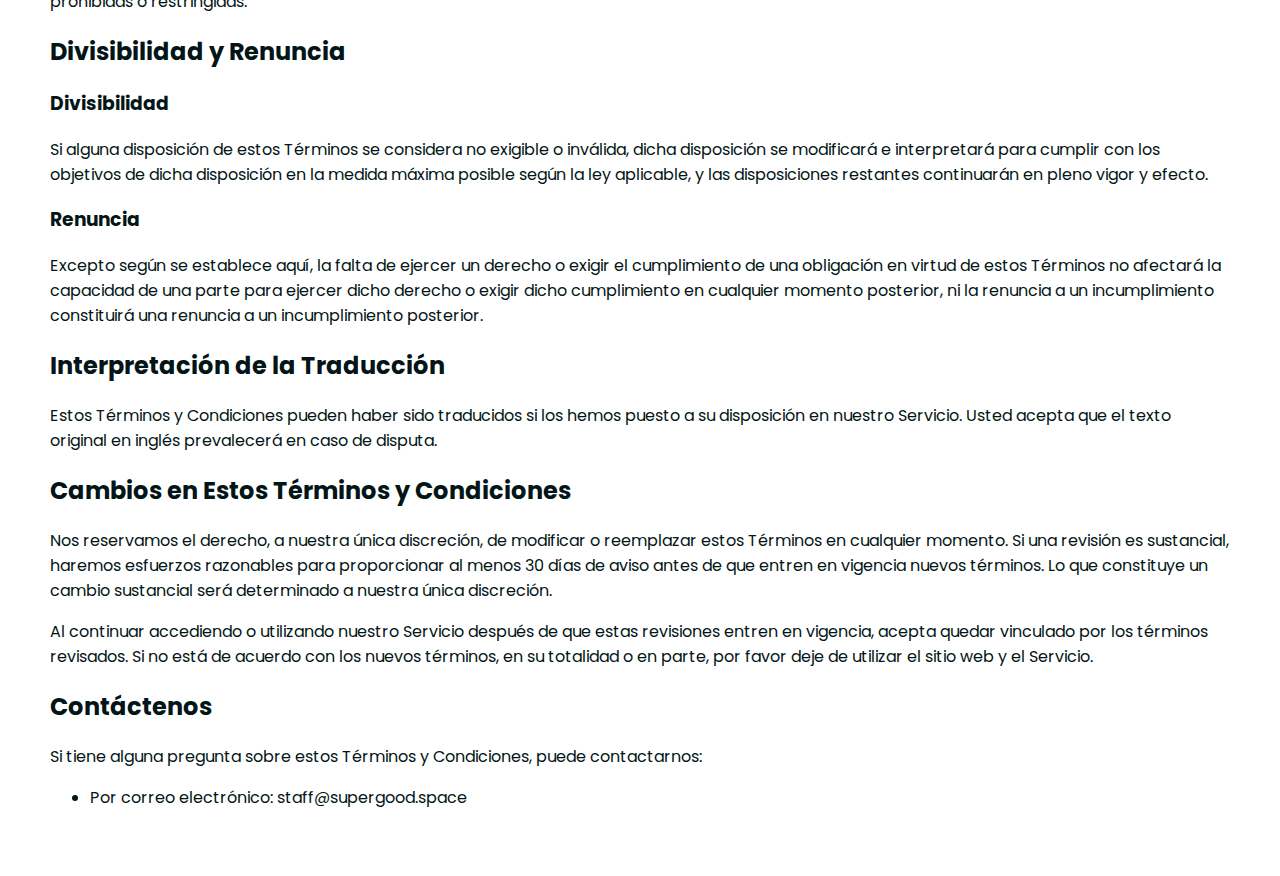
<file: terms.html>
<!DOCTYPE html>

<html lang="en">

<head>
  <meta charset="UTF-8">
  <meta name="viewport" content="width=device-width, initial-scale=1.0">
  <meta http-equiv="X-UA-Compatible" content="ie=edge">
  <meta http-equiv="Permissions-Policy" content="interest-cohort=()">
  <title>SuperGood | Living with Curiosity</title>
  <link rel="icon" href="icon.png">
  <link rel="apple-touch-icon" sizes="128x128" href="icon.png">
  <link rel="stylesheet" href="style.css">
  <link href="https://fonts.googleapis.com/css?family=Poppins&display=swap" rel="stylesheet">
</head>

<!-- Google tag (gtag.js) -->
<script async src="https://www.googletagmanager.com/gtag/js?id=G-M3ZTPC0EVK"></script>
<script>
  window.dataLayer = window.dataLayer || [];
  function gtag() { dataLayer.push(arguments); }
  gtag('js', new Date());

  gtag('config', 'G-M3ZTPC0EVK');
</script>

<body>
  <div class="container">
    <h1><u>Términos y Condiciones</u></h1>
    <p>Última actualización: 01 de agosto de 2023</p>
    <p>Por favor, lea detenidamente estos términos y condiciones antes de utilizar Nuestro Servicio.</p>
    <h2>Interpretación y Definiciones</h2>
    <h3>Interpretación</h3>
    <p>Las palabras cuya inicial está en mayúscula tienen significados definidos bajo las siguientes condiciones. Las siguientes definiciones tendrán el mismo significado sin importar si aparecen en singular o en plural.</p>
    <h3>Definiciones</h3>
    <p>Para los propósitos de estos Términos y Condiciones:</p>
    <ul>
      <li>
        <p><strong>Afiliado</strong> significa una entidad que controla, es controlada por o está bajo control común con una parte, donde "control" significa la propiedad del 50% o más de las acciones, el interés patrimonial u otros valores con derecho a voto para la elección de directores u otra autoridad de gestión.</p>
      </li>
      <li>
        <p><strong>País</strong> se refiere a: España</p>
      </li>
      <li>
        <p><strong>Compañía</strong> (referida como "la Compañía", "Nosotros", "Nuestro" en este Acuerdo) se refiere a SuperGoodSpace, Madrid 28028.</p>
      </li>
      <li>
        <p><strong>Dispositivo</strong> significa cualquier dispositivo que pueda acceder al Servicio, como una computadora, un teléfono celular o una tableta digital.</p>
      </li>
      <li>
        <p><strong>Servicio</strong> se refiere al Sitio Web.</p>
      </li>
      <li>
        <p><strong>Términos y Condiciones</strong> (también referidos como "Términos") significan estos Términos y Condiciones que forman el acuerdo completo entre Usted y la Compañía con respecto al uso del Servicio.</p>
      </li>
      <li>
        <p><strong>Servicio de Redes Sociales de Terceros</strong> significa cualquier servicio o contenido (incluyendo datos, información, productos o servicios) proporcionado por un tercero que pueda ser mostrado, incluido o puesto a disposición a través del Servicio.</p>
      </li>
      <li>
        <p><strong>Sitio Web</strong> se refiere a Super Good, accesible desde <a href="supergood.space" rel="external nofollow noopener" target="_blank">supergood.space</a></p>
      </li>
      <li>
        <p><strong>Usted</strong> significa la persona que accede o utiliza el Servicio, o la empresa u otra entidad legal en nombre de la cual dicha persona accede o utiliza el Servicio, según corresponda.</p>
      </li>
    </ul>
    <h2>Aceptación</h2>
    <p>Estos son los Términos y Condiciones que rigen el uso de este Servicio y el acuerdo que opera entre Usted y la Compañía. Estos Términos y Condiciones establecen los derechos y obligaciones de todos los usuarios con respecto al uso del Servicio.</p>
    <p>Su acceso y uso del Servicio están condicionados a su aceptación y cumplimiento de estos Términos y Condiciones. Estos Términos y Condiciones se aplican a todos los visitantes, usuarios y otras personas que accedan o utilicen el Servicio.</p>
    <p>Al acceder o utilizar el Servicio, Usted acepta quedar vinculado por estos Términos y Condiciones. Si no está de acuerdo con alguna parte de estos Términos y Condiciones, entonces no puede acceder al Servicio.</p>
    <p>Usted declara que tiene más de 18 años. La Compañía no permite que los menores de 18 años utilicen el Servicio.</p>
    <p>Su acceso y uso del Servicio también están condicionados a su aceptación y cumplimiento de la Política de Privacidad de la Compañía. Nuestra Política de Privacidad describe nuestras políticas y procedimientos sobre la recopilación, uso y divulgación de su información personal cuando utiliza la Aplicación o el Sitio Web, y le informa sobre sus derechos de privacidad y cómo la ley lo protege. Lea atentamente nuestra Política de Privacidad antes de usar nuestro Servicio.</p>
    <h2>Enlaces a Otros Sitios Web</h2>
    <p>Nuestro Servicio puede contener enlaces a sitios web o servicios de terceros que no son propiedad ni están controlados por la Compañía.</p>
    <p>La Compañía no tiene control sobre, y no asume responsabilidad por, el contenido, las políticas de privacidad o las prácticas de ningún sitio web o servicio de terceros. Además, Usted reconoce y acepta que la Compañía no será responsable, directa o indirectamente, de ningún daño o pérdida causada o supuestamente causada por o en conexión con el uso o la confianza en cualquier contenido, bienes o servicios disponibles en o a través de dichos sitios web o servicios.</p>
    <p>Le recomendamos encarecidamente que lea los términos y condiciones y las políticas de privacidad de cualquier sitio web o servicio de terceros que visite.</p>
    <h2>Terminación</h2>
    <p>Podemos terminar o suspender su acceso de inmediato, sin previo aviso ni responsabilidad, por cualquier motivo, incluido, entre otros, el incumplimiento de estos Términos y Condiciones.</p>
    <p>Al finalizar, su derecho de utilizar el Servicio cesará inmediatamente.</p>
    <h2>Limitación de Responsabilidad</h2>
    <p>No obstante los daños que pueda sufrir, la responsabilidad total de la Compañía y de cualquiera de sus proveedores en virtud de cualquier disposición de estos Términos y su recurso exclusivo para todos los casos anteriores se limitará a la cantidad realmente pagada por Usted a través del Servicio o 100 USD si no ha comprado nada a través del Servicio.</p>
    <p>En la medida máxima permitida por la ley aplicable, en ningún caso la Compañía o sus proveedores serán responsables de daños especiales, incidentales, indirectos o consecuentes de ningún tipo (incluidos, entre otros, los daños por pérdida de ganancias, pérdida de datos u otra información, interrupción del negocio, lesiones personales, pérdida de privacidad derivada del uso o la imposibilidad de usar el Servicio, software y/o hardware de terceros utilizados con el Servicio, o de cualquier manera relacionados con cualquier disposición de estos Términos), incluso si se ha advertido a la Compañía o a algún proveedor sobre la posibilidad de dichos daños e incluso si el remedio falla en su propósito esencial.</p>
    <p>Algunos estados no permiten la exclusión de garantías implícitas ni la limitación de responsabilidad por daños incidentales o consecuentes, lo que significa que algunas de las limitaciones anteriores pueden no aplicarse. En estos estados, la responsabilidad de cada parte se limitará en la medida máxima permitida por la ley.</p>
    <h2>Limitación de Responsabilidad "TAL CUAL" y "SEGÚN DISPONIBILIDAD"</h2>
    <p>El Servicio se proporciona "TAL CUAL" y "SEGÚN DISPONIBILIDAD" y con todos los defectos y fallos, sin garantía de ningún tipo. En la medida máxima permitida por la ley aplicable, la Compañía, en su propio nombre y en nombre de sus Afiliados y sus respectivos licenciantes y proveedores de servicios, renuncia expresamente a todas las garantías, ya sean expresas, implícitas, legales o de otro tipo, con respecto al Servicio, incluidas todas las garantías implícitas de comercialización, idoneidad para un propósito particular, título y no infracción, así como garantías que puedan surgir de la negociación, el rendimiento, el uso o la práctica comercial. Sin limitación a lo anterior, la Compañía no ofrece ninguna garantía ni compromiso, y no hace ninguna representación de ningún tipo de que el Servicio cumplirá con sus requisitos, logrará resultados previstos, será compatible o funcionará con otro software, aplicaciones, sistemas o servicios, funcionará sin interrupciones, cumplirá con los estándares de rendimiento o confiabilidad, o estará libre de errores o defectos, o que se corregirán errores o defectos.</p>
    <p>Sin perjuicio de lo anterior, ni la Compañía ni ninguna de sus proveedoras hacen ninguna representación o garantía de ningún tipo, expresa o implícita: (i) en cuanto a la operación o disponibilidad del Servicio, o la información, el contenido y los materiales o productos incluidos en el mismo; (ii) que el Servicio será ininterrumpido o libre de errores; (iii) en cuanto a la exactitud, confiabilidad o actualidad de cualquier información o contenido proporcionado a través del Servicio; o (iv) que el Servicio, sus servidores, el contenido o los correos electrónicos enviados por o en nombre de la Compañía estén libres de virus, scripts, caballos de Troya, gusanos, malware, bombas de tiempo u otros componentes perjudiciales.</p>
    <p>Algunas jurisdicciones no permiten la exclusión de ciertos tipos de garantías ni limitaciones en los derechos legales aplicables de un consumidor, por lo que algunas o todas las exclusiones y limitaciones anteriores pueden no aplicarse a Usted. Pero en tal caso, las exclusiones y limitaciones establecidas en esta sección se aplicarán en la medida máxima exigible según la ley aplicable.</p>
    <h2>Ley Aplicable</h2>
    <p>Las leyes del país, excluyendo sus normas de conflicto de leyes, regirán estos Términos y su uso del Servicio. Su uso de la Aplicación también puede estar sujeto a otras leyes locales, estatales, nacionales o internacionales.</p>
    <h2>Resolución de Disputas</h2>
    <p>Si tiene alguna preocupación o disputa sobre el Servicio, acepta intentar resolver la disputa de manera informal contactando a la Compañía en primer lugar.</p>
    <h2>Para Usuarios de la Unión Europea (UE)</h2>
    <p>Si es un consumidor de la Unión Europea, se beneficiará de cualquier disposición obligatoria de la ley del país en el que sea residente.</p>
    <h2>Cumplimiento Legal en Estados Unidos</h2>
    <p>Usted declara y garantiza que (i) no se encuentra en un país sujeto al embargo del gobierno de Estados Unidos, o que ha sido designado por el gobierno de Estados Unidos como un país que "apoya el terrorismo", y (ii) no está incluido en ninguna lista del gobierno de Estados Unidos de partes prohibidas o restringidas.</p>
    <h2>Divisibilidad y Renuncia</h2>
    <h3>Divisibilidad</h3>
    <p>Si alguna disposición de estos Términos se considera no exigible o inválida, dicha disposición se modificará e interpretará para cumplir con los objetivos de dicha disposición en la medida máxima posible según la ley aplicable, y las disposiciones restantes continuarán en pleno vigor y efecto.</p>
    <h3>Renuncia</h3>
    <p>Excepto según se establece aquí, la falta de ejercer un derecho o exigir el cumplimiento de una obligación en virtud de estos Términos no afectará la capacidad de una parte para ejercer dicho derecho o exigir dicho cumplimiento en cualquier momento posterior, ni la renuncia a un incumplimiento constituirá una renuncia a un incumplimiento posterior.</p>
    <h2>Interpretación de la Traducción</h2>
    <p>Estos Términos y Condiciones pueden haber sido traducidos si los hemos puesto a su disposición en nuestro Servicio. Usted acepta que el texto original en inglés prevalecerá en caso de disputa.</p>
    <h2>Cambios en Estos Términos y Condiciones</h2>
    <p>Nos reservamos el derecho, a nuestra única discreción, de modificar o reemplazar estos Términos en cualquier momento. Si una revisión es sustancial, haremos esfuerzos razonables para proporcionar al menos 30 días de aviso antes de que entren en vigencia nuevos términos. Lo que constituye un cambio sustancial será determinado a nuestra única discreción.</p>
    <p>Al continuar accediendo o utilizando nuestro Servicio después de que estas revisiones entren en vigencia, acepta quedar vinculado por los términos revisados. Si no está de acuerdo con los nuevos términos, en su totalidad o en parte, por favor deje de utilizar el sitio web y el Servicio.</p>
    <h2>Contáctenos</h2>
    <p>Si tiene alguna pregunta sobre estos Términos y Condiciones, puede contactarnos:</p>
    <ul>
      <li>Por correo electrónico: staff@supergood.space</li>
    </ul>
  </div>
</body>


</html>
</file>
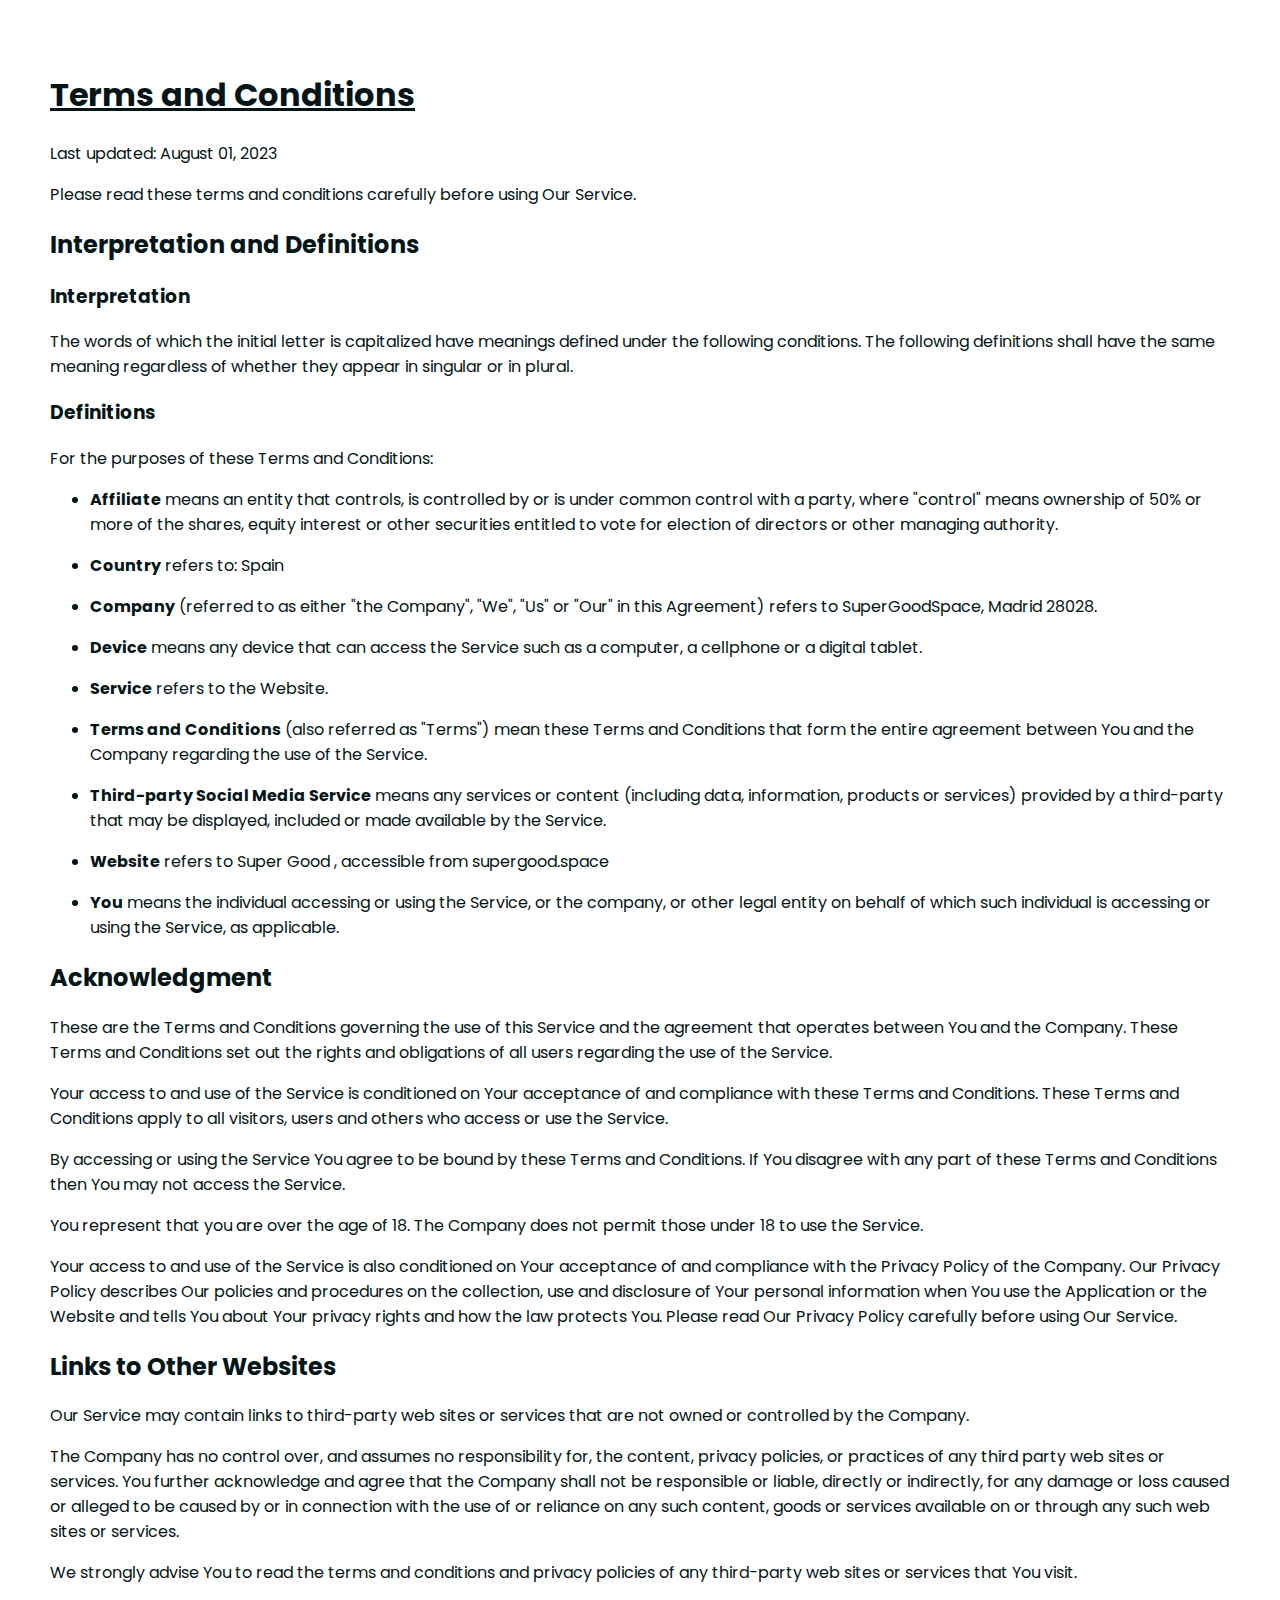
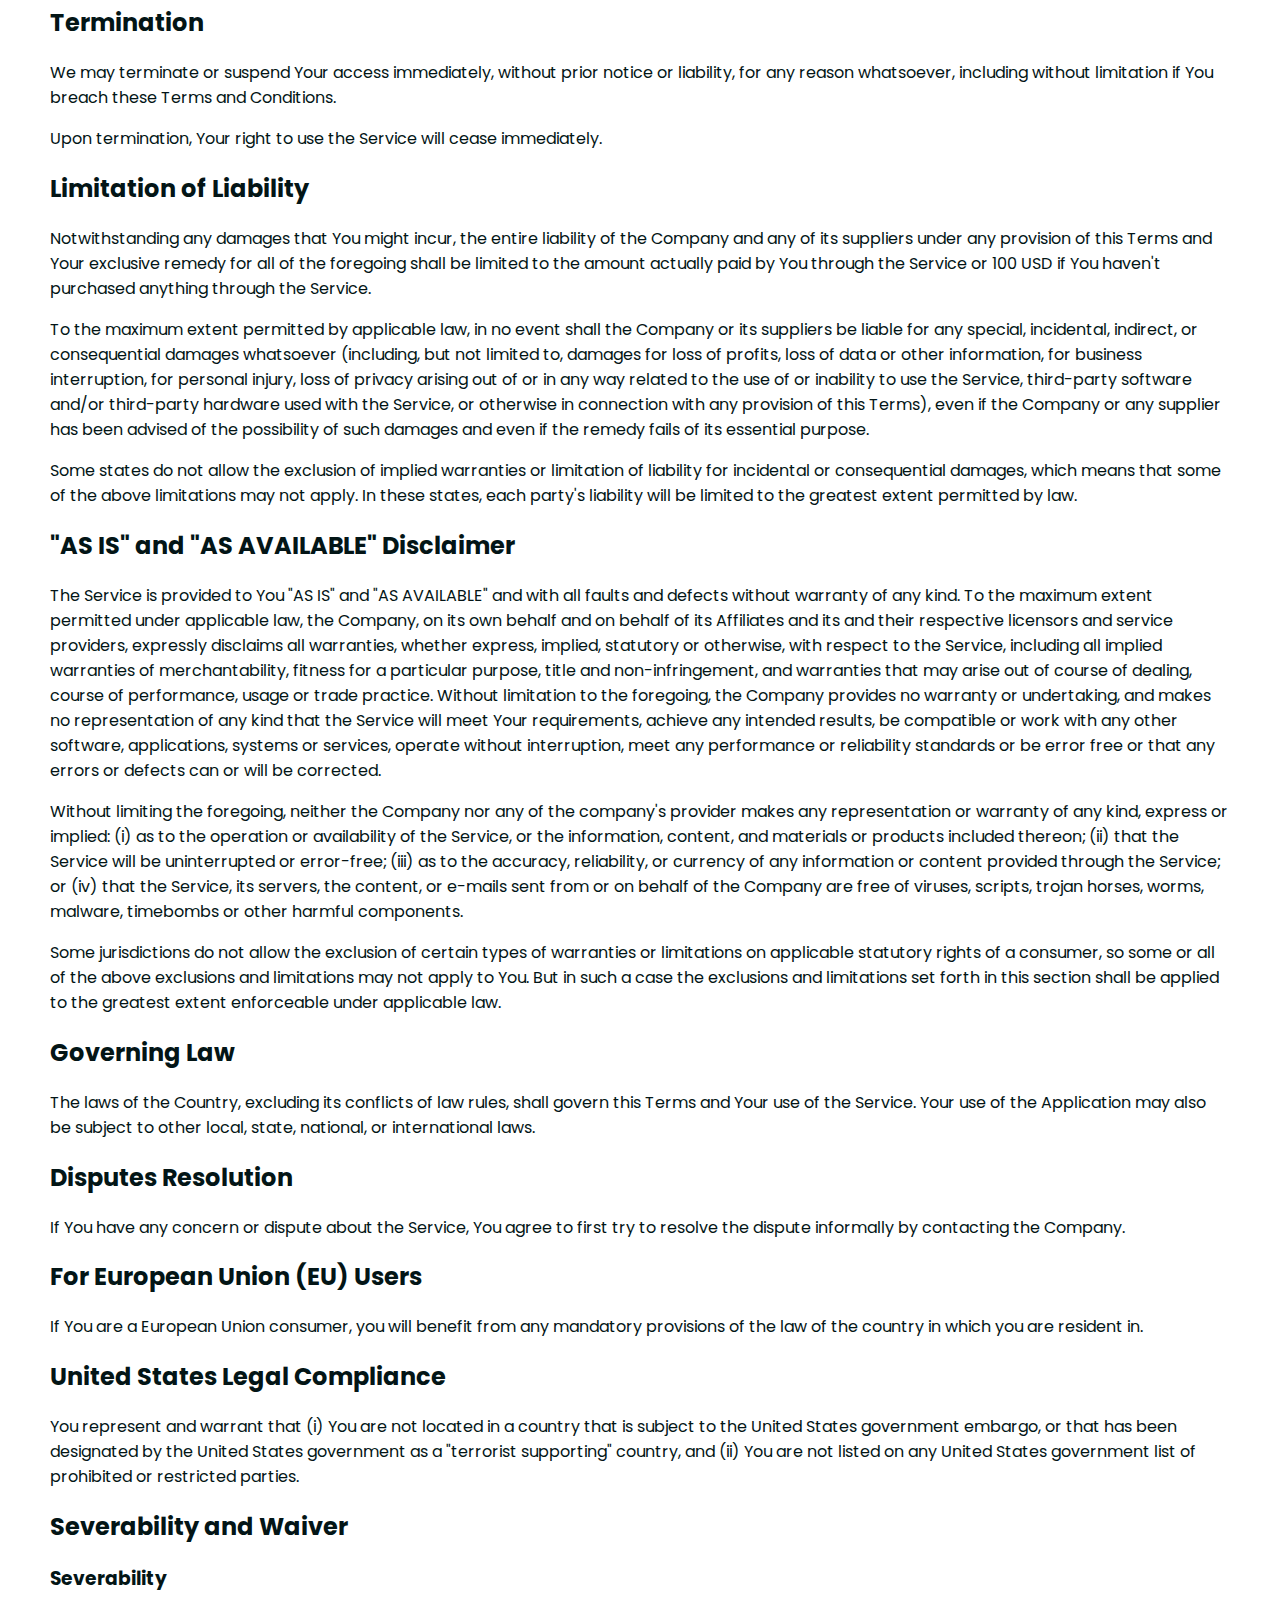
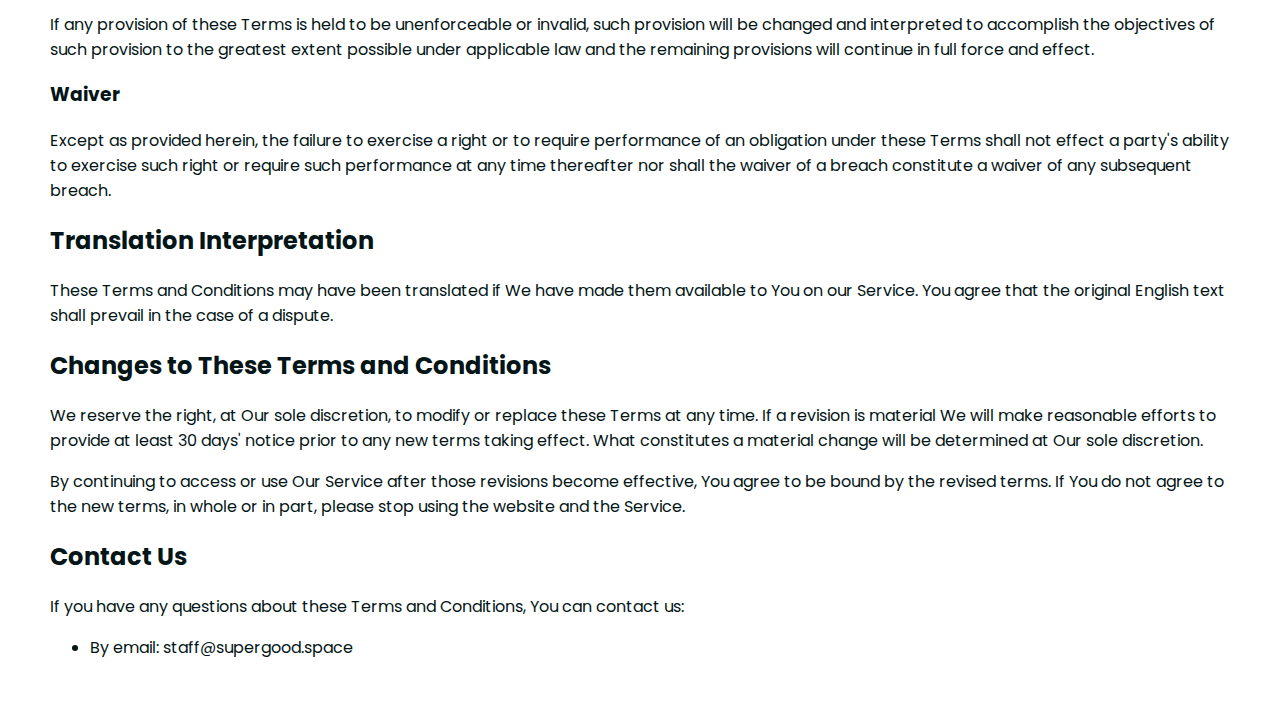
<file: terms_en.html>
<!DOCTYPE html>

<html lang="en">

<head>
  <meta charset="UTF-8">
  <meta name="viewport" content="width=device-width, initial-scale=1.0">
  <meta http-equiv="X-UA-Compatible" content="ie=edge">
  <meta http-equiv="Permissions-Policy" content="interest-cohort=()">
  <title>SuperGood | Living with Curiosity</title>
  <link rel="icon" href="icon.png">
  <link rel="apple-touch-icon" sizes="128x128" href="icon.png">
  <link rel="stylesheet" href="style.css">
  <link href="https://fonts.googleapis.com/css?family=Poppins&display=swap" rel="stylesheet">
</head>

<!-- Google tag (gtag.js) -->
<script async src="https://www.googletagmanager.com/gtag/js?id=G-M3ZTPC0EVK"></script>
<script>
  window.dataLayer = window.dataLayer || [];
  function gtag() { dataLayer.push(arguments); }
  gtag('js', new Date());

  gtag('config', 'G-M3ZTPC0EVK');
</script>

<body>
  <div class="container">
    <h1><u>Terms and Conditions</u></h1>
    <p>Last updated: August 01, 2023</p>
    <p>Please read these terms and conditions carefully before using Our Service.</p>
    <h2>Interpretation and Definitions</h2>
    <h3>Interpretation</h3>
    <p>The words of which the initial letter is capitalized have meanings defined under the following conditions. The following definitions shall have the same meaning regardless of whether they appear in singular or in plural.</p>
    <h3>Definitions</h3>
    <p>For the purposes of these Terms and Conditions:</p>
    <ul>
      <li>
        <p><strong>Affiliate</strong> means an entity that controls, is controlled by or is under common control with a party, where &quot;control&quot; means ownership of 50% or more of the shares, equity interest or other securities entitled to vote for election of directors or other managing authority.</p>
      </li>
      <li>
        <p><strong>Country</strong> refers to: Spain</p>
      </li>
      <li>
        <p><strong>Company</strong> (referred to as either &quot;the Company&quot;, &quot;We&quot;, &quot;Us&quot; or &quot;Our&quot; in this Agreement) refers to SuperGoodSpace, Madrid 28028.</p>
      </li>
      <li>
        <p><strong>Device</strong> means any device that can access the Service such as a computer, a cellphone or a digital tablet.</p>
      </li>
      <li>
        <p><strong>Service</strong> refers to the Website.</p>
      </li>
      <li>
        <p><strong>Terms and Conditions</strong> (also referred as &quot;Terms&quot;) mean these Terms and Conditions that form the entire agreement between You and the Company regarding the use of the Service.</p>
      </li>
      <li>
        <p><strong>Third-party Social Media Service</strong> means any services or content (including data, information, products or services) provided by a third-party that may be displayed, included or made available by the Service.</p>
      </li>
      <li>
        <p><strong>Website</strong> refers to Super Good , accessible from <a href="supergood.space" rel="external nofollow noopener" target="_blank">supergood.space</a></p>
      </li>
      <li>
        <p><strong>You</strong> means the individual accessing or using the Service, or the company, or other legal entity on behalf of which such individual is accessing or using the Service, as applicable.</p>
      </li>
    </ul>
    <h2>Acknowledgment</h2>
    <p>These are the Terms and Conditions governing the use of this Service and the agreement that operates between You and the Company. These Terms and Conditions set out the rights and obligations of all users regarding the use of the Service.</p>
    <p>Your access to and use of the Service is conditioned on Your acceptance of and compliance with these Terms and Conditions. These Terms and Conditions apply to all visitors, users and others who access or use the Service.</p>
    <p>By accessing or using the Service You agree to be bound by these Terms and Conditions. If You disagree with any part of these Terms and Conditions then You may not access the Service.</p>
    <p>You represent that you are over the age of 18. The Company does not permit those under 18 to use the Service.</p>
    <p>Your access to and use of the Service is also conditioned on Your acceptance of and compliance with the Privacy Policy of the Company. Our Privacy Policy describes Our policies and procedures on the collection, use and disclosure of Your personal information when You use the Application or the Website and tells You about Your privacy rights and how the law protects You. Please read Our Privacy Policy carefully before using Our Service.</p>
    <h2>Links to Other Websites</h2>
    <p>Our Service may contain links to third-party web sites or services that are not owned or controlled by the Company.</p>
    <p>The Company has no control over, and assumes no responsibility for, the content, privacy policies, or practices of any third party web sites or services. You further acknowledge and agree that the Company shall not be responsible or liable, directly or indirectly, for any damage or loss caused or alleged to be caused by or in connection with the use of or reliance on any such content, goods or services available on or through any such web sites or services.</p>
    <p>We strongly advise You to read the terms and conditions and privacy policies of any third-party web sites or services that You visit.</p>
    <h2>Termination</h2>
    <p>We may terminate or suspend Your access immediately, without prior notice or liability, for any reason whatsoever, including without limitation if You breach these Terms and Conditions.</p>
    <p>Upon termination, Your right to use the Service will cease immediately.</p>
    <h2>Limitation of Liability</h2>
    <p>Notwithstanding any damages that You might incur, the entire liability of the Company and any of its suppliers under any provision of this Terms and Your exclusive remedy for all of the foregoing shall be limited to the amount actually paid by You through the Service or 100 USD if You haven't purchased anything through the Service.</p>
    <p>To the maximum extent permitted by applicable law, in no event shall the Company or its suppliers be liable for any special, incidental, indirect, or consequential damages whatsoever (including, but not limited to, damages for loss of profits, loss of data or other information, for business interruption, for personal injury, loss of privacy arising out of or in any way related to the use of or inability to use the Service, third-party software and/or third-party hardware used with the Service, or otherwise in connection with any provision of this Terms), even if the Company or any supplier has been advised of the possibility of such damages and even if the remedy fails of its essential purpose.</p>
    <p>Some states do not allow the exclusion of implied warranties or limitation of liability for incidental or consequential damages, which means that some of the above limitations may not apply. In these states, each party's liability will be limited to the greatest extent permitted by law.</p>
    <h2>&quot;AS IS&quot; and &quot;AS AVAILABLE&quot; Disclaimer</h2>
    <p>The Service is provided to You &quot;AS IS&quot; and &quot;AS AVAILABLE&quot; and with all faults and defects without warranty of any kind. To the maximum extent permitted under applicable law, the Company, on its own behalf and on behalf of its Affiliates and its and their respective licensors and service providers, expressly disclaims all warranties, whether express, implied, statutory or otherwise, with respect to the Service, including all implied warranties of merchantability, fitness for a particular purpose, title and non-infringement, and warranties that may arise out of course of dealing, course of performance, usage or trade practice. Without limitation to the foregoing, the Company provides no warranty or undertaking, and makes no representation of any kind that the Service will meet Your requirements, achieve any intended results, be compatible or work with any other software, applications, systems or services, operate without interruption, meet any performance or reliability standards or be error free or that any errors or defects can or will be corrected.</p>
    <p>Without limiting the foregoing, neither the Company nor any of the company's provider makes any representation or warranty of any kind, express or implied: (i) as to the operation or availability of the Service, or the information, content, and materials or products included thereon; (ii) that the Service will be uninterrupted or error-free; (iii) as to the accuracy, reliability, or currency of any information or content provided through the Service; or (iv) that the Service, its servers, the content, or e-mails sent from or on behalf of the Company are free of viruses, scripts, trojan horses, worms, malware, timebombs or other harmful components.</p>
    <p>Some jurisdictions do not allow the exclusion of certain types of warranties or limitations on applicable statutory rights of a consumer, so some or all of the above exclusions and limitations may not apply to You. But in such a case the exclusions and limitations set forth in this section shall be applied to the greatest extent enforceable under applicable law.</p>
    <h2>Governing Law</h2>
    <p>The laws of the Country, excluding its conflicts of law rules, shall govern this Terms and Your use of the Service. Your use of the Application may also be subject to other local, state, national, or international laws.</p>
    <h2>Disputes Resolution</h2>
    <p>If You have any concern or dispute about the Service, You agree to first try to resolve the dispute informally by contacting the Company.</p>
    <h2>For European Union (EU) Users</h2>
    <p>If You are a European Union consumer, you will benefit from any mandatory provisions of the law of the country in which you are resident in.</p>
    <h2>United States Legal Compliance</h2>
    <p>You represent and warrant that (i) You are not located in a country that is subject to the United States government embargo, or that has been designated by the United States government as a &quot;terrorist supporting&quot; country, and (ii) You are not listed on any United States government list of prohibited or restricted parties.</p>
    <h2>Severability and Waiver</h2>
    <h3>Severability</h3>
    <p>If any provision of these Terms is held to be unenforceable or invalid, such provision will be changed and interpreted to accomplish the objectives of such provision to the greatest extent possible under applicable law and the remaining provisions will continue in full force and effect.</p>
    <h3>Waiver</h3>
    <p>Except as provided herein, the failure to exercise a right or to require performance of an obligation under these Terms shall not effect a party's ability to exercise such right or require such performance at any time thereafter nor shall the waiver of a breach constitute a waiver of any subsequent breach.</p>
    <h2>Translation Interpretation</h2>
    <p>These Terms and Conditions may have been translated if We have made them available to You on our Service.
      You agree that the original English text shall prevail in the case of a dispute.</p>
    <h2>Changes to These Terms and Conditions</h2>
    <p>We reserve the right, at Our sole discretion, to modify or replace these Terms at any time. If a revision is material We will make reasonable efforts to provide at least 30 days' notice prior to any new terms taking effect. What constitutes a material change will be determined at Our sole discretion.</p>
    <p>By continuing to access or use Our Service after those revisions become effective, You agree to be bound by the revised terms. If You do not agree to the new terms, in whole or in part, please stop using the website and the Service.</p>
    <h2>Contact Us</h2>
    <p>If you have any questions about these Terms and Conditions, You can contact us:</p>
    <ul>
      <li>By email: staff@supergood.space</li>
    </ul>
  </div>
</body>

</html>
</file>
<file: style.css>
body,
html {
    margin: 0;
    padding: 0;
    color: #031516;
    font-family: Poppins;
}

a {
    text-decoration: none;
    color: #031516
}

.container {
    padding: 50px;
}

.button {
    background-color: white;
    border: 2px solid #031516;
    border-radius: 12px;
    color: #031516;
    padding: 24px;
    text-align: center;
    font-size: 20px;
    font-family: Poppins;
    box-shadow: -15px 15px 0px 0px rgba(0, 0, 0, 1);
}

.button:hover:enabled {
    color: #031516;
    box-shadow: -15px 15px 0px 0px rgba(0, 0, 0, 1);
    cursor: pointer;
}

.button:active:enabled {
    box-shadow: none;
    transform: translateX(-15px) translateY(15px);
}

.button:disabled {
    background-color: #DDD;
    box-shadow: -15px 15px 0px 0px rgba(0, 0, 0, 0.5);
    cursor: not-allowed;
}

.input {
    width: 23em;
    background-color: white;
    border: 2px solid #031516;
    border-radius: 12px;
    color: #031516;
    padding: 12px;
    font-size: calc(10px + 0.6vw);
    font-family: Poppins;
}

.big-shape {
    font-family: Unbounded;
    margin: 100px 0 0 0;
    background-color: #031516;
    color: white;
    height: 200px;
    font-size: 40px;
    font-style: normal;
    font-weight: 400;
    line-height: 102.682%;
    text-align: center;
    border-radius: 200px;
    display: flex;
    align-items: center;
    justify-content: center;
}

.big-shape-accent {
    color: #D1F452;
    font-weight: 500;
}

.footer-element {
    padding: 50px;
}

#header {
    height: 150px;
    display: flex;
    align-items: center;
    justify-content: space-between;
    flex-wrap: wrap;
}

#logo {
    height: 50px;
    margin: 50px;
}

#call-to-action-button {
    height: 80px;
    width: 250px;
    background-color: #D1F452;
    margin: 50px;
}

#showcase {
    margin-top: 75px;
    display: flex;
    justify-content: center;
    flex-wrap: wrap;
}

.subtitle {
    padding: 100px 50px 0 0;
    display: flex;
    flex-direction: column;
    justify-content: left;
}

#subtitle_es {
    font-size: calc(25px + 3vw);
}

#subtitle_en {
    font-size: calc(30px + 3.5vw);
}

.subtitle-text {
    font-family: Unbounded;
    color: #031516;
    line-height: 100%;
}

#value-proposition {
    margin: 50px 0;
    width: 350px;
    font-size: 24px;
    font-style: normal;
    font-weight: 400;
    line-height: 125.182%;
}

#mobile-screens {
    display: flex;
    justify-content: center;
    align-items: center;
}

#mobile-screens-img {
    width: 40vw;
    margin: 50px;
}

#drawings {
    margin-top: 300px;
    display: flex;
    justify-content: space-between;
    flex-wrap: wrap;
}

.drawing {
    width: 24vw;
    display: flex;
    flex-direction: column;
}

.drawing-img-box {
    width: 24vw;
    height: 20vw;
}

.drawing-img {
    width: 24vw;
    height: 24vw;
    margin-top: -10.5vw;
}

.drawing-text-box {
    width: 24vw;
    height: calc(600px - 17.5vw);
}

.drawing-text {
    padding: 50px;
}

.drawing-text-1 {
    font-size: 22px;
}

.drawing-text-2 {
    font-size: 17px;
}

#drawing-img-box-1 {
    background-color: #CBC3F2;
    border-radius: 30px 30px 0px 0px;
}

#drawing-text-1 {
    background-color: #EAE7FA;
}

#drawing-img-box-2 {
    background-color: #63D188;
    border-radius: 0;
}

#drawing-text-2 {
    background-color: #EFFAF3;
}

#drawing-img-box-3 {
    background-color: #D1F452;
    border-radius: 30px 30px 0px 0px;
}

#drawing-text-3 {
    background-color: #F6FDDC;
}

#drawing-img-box-4 {
    background-color: #FC713A;
    border-radius: 0;
}

#drawing-text-4 {
    background-color: #FFEFE9;
}

#why-use {
    width: 100vw;
    margin-top: 150px;
    display: flex;
    flex-direction: column;
    align-items: center;
}

#why-use-title {
    font-family: Unbounded;
    font-size: 50px;
}

#why-use-1,
#why-use-2,
#why-use-3,
#why-use-4 {
    font-size: 22px;
}

.why-use-line {
    display: flex;
    justify-content: left;
    align-items: center;
    flex-wrap: nowrap;
}

.why-use-line-emoji {
    font-size: 45px;
}

.emoji-img {
    margin: 0 15px 0 0;
}

#more-screens {
    margin-top: 100px;
    display: flex;
    justify-content: center;
}

#more-screens-img {
    display: block;
    width: 80vw;
}

#more-screens-mobile-img {
    display: none;
    width: 80vw;
}

.extra-drawing {
    margin-top: 100px;
    display: flex;
    flex-wrap: wrap;
}

.extra-drawing-img-box {
    box-sizing: border-box;
    flex-basis: 50%;
    display: flex;
    justify-content: center;
}

.extra-drawing-img {
    width: 40vw;
}

.extra-drawing-msg-box {
    padding: 5vw;
    box-sizing: border-box;
    flex-basis: 50%;
    font-size: 25px;
    display: flex;
    align-items: center;
}

.extra-drawing-msg {
    width: 30vw;
}

.extra-drawing-reverse {
    flex-direction: row-reverse;
}

.extra-drawing-img-box-reverse {
    justify-content: start;
}

.extra-drawing-msg-box-reverse {
    justify-content: center;
}

#signup {
    display: flex;
    flex-wrap: wrap;
}

#signup-msg {
    flex-basis: 50%;
    height: 525px;
    padding: 75px;
    box-sizing: border-box;
    background-color: #CBC3F2;
    color: #031516;
    border-radius: 80px;
}

#signup-msg-text-1 {
    font-size: calc(15px + 2vh);
}

#signup-msg-text-2 {
    font-size: calc(15px + 2vh);
}

#signup-form {
    flex-basis: 50%;
    height: 525px;
    padding: 50px;
    box-sizing: border-box;
    background-color: #D1F452;
    display: flex;
    flex-direction: column;
    gap: 30px;
}

@media only screen and (max-width: 1100px) {
    #header {
        justify-content: left;
        margin-bottom: 100px;
    }

    #header-right {
        margin: 50px 0 50px 0;
        display: flex;
        flex-direction: column;
    }

    #logo {
        height: 40px;
        margin: 50px 20px 0 30px;
    }

    .big-shape {
        padding: 30px;
        margin-top: 75px;
        border-radius: 80px;
        height: 300px;
        text-align: left;
    }

    #lang-toggle {
        margin-left: 50px;
    }

    #call-to-action-button {
        margin: 50px 35px 0 45px;
        width: 25px 0px;
    }

    .subtitle {
        padding: 150px 0 0 0;
    }

    #mobile-screens-img {
        margin: 0;
        width: 90vw;
    }

    #drawings {
        margin-top: 150px;
        font-size: 20px;
        padding: 50px 0;
        align-items: center;
        justify-content: center;
    }

    .drawing {
        margin-top: 60vw;
        width: 89vw;
    }

    #drawing-1 {
        margin-top: 50px;
    }

    .drawing-img-box {
        width: 89vw;
        height: 70vw;
    }

    .drawing-img {
        width: 89vw;
        height: 89vw;
        margin-top: -39vw;
    }

    .drawing-text-box {
        width: 89vw;
        height: auto;
    }

    .drawing-text {
        padding: 50px;
    }

    #why-use {
        margin-top: 5vw;
        padding: 5vw;
        width: 85vw;
    }

    #why-use-title {
        font-size: 30px;
    }

    #why-use-1,
    #why-use-2,
    #why-use-3,
    #why-use-4 {
        font-size: 20px;
    }

    #more-screens-img {
        display: none;
    }

    #more-screens-mobile-img {
        display: block;
    }

    .extra-drawing {
        margin-top: 50px;
    }

    .extra-drawing-img-box {
        flex-basis: 100%;
        justify-content: center;
    }

    .extra-drawing-img {
        width: 90vw;
    }

    .extra-drawing-msg-box {
        flex-basis: 100%;
        justify-content: center;
        border-radius: 14px;
        border: 1px solid black;
        margin: 50px 15px 15px 15px;
    }

    .extra-drawing-msg {
        width: 80vw;
        font-size: 20px;
    }

    #signup-msg {
        height: 325px;
    }

    #signup-form {
        height: 650px;
    }

    #signup-msg,
    #signup-form {
        flex-basis: 100%;
        padding: 75px 30px;
    }

    #signup-msg-text-1 {
        font-size: 24px;
        font-style: normal;
        line-height: 129.182%
    }

    #signup-msg-text-2 {
        font-size: 24px;
        font-style: normal;
        line-height: 129.182%
    }
}

#signup-form-text {
    font-size: 20px;
}

#signup-success {
    font-size: 20px;
    color: #031516;
}

#footer {
    border-top: 1px solid black;
    background-color: white;
    height: 140px;
    font-size: 20px;
    display: flex;
    align-items: center;
    justify-content: space-between;
    flex-wrap: wrap;
}

#company-name {
    font-size: 15px;
}
</file>
